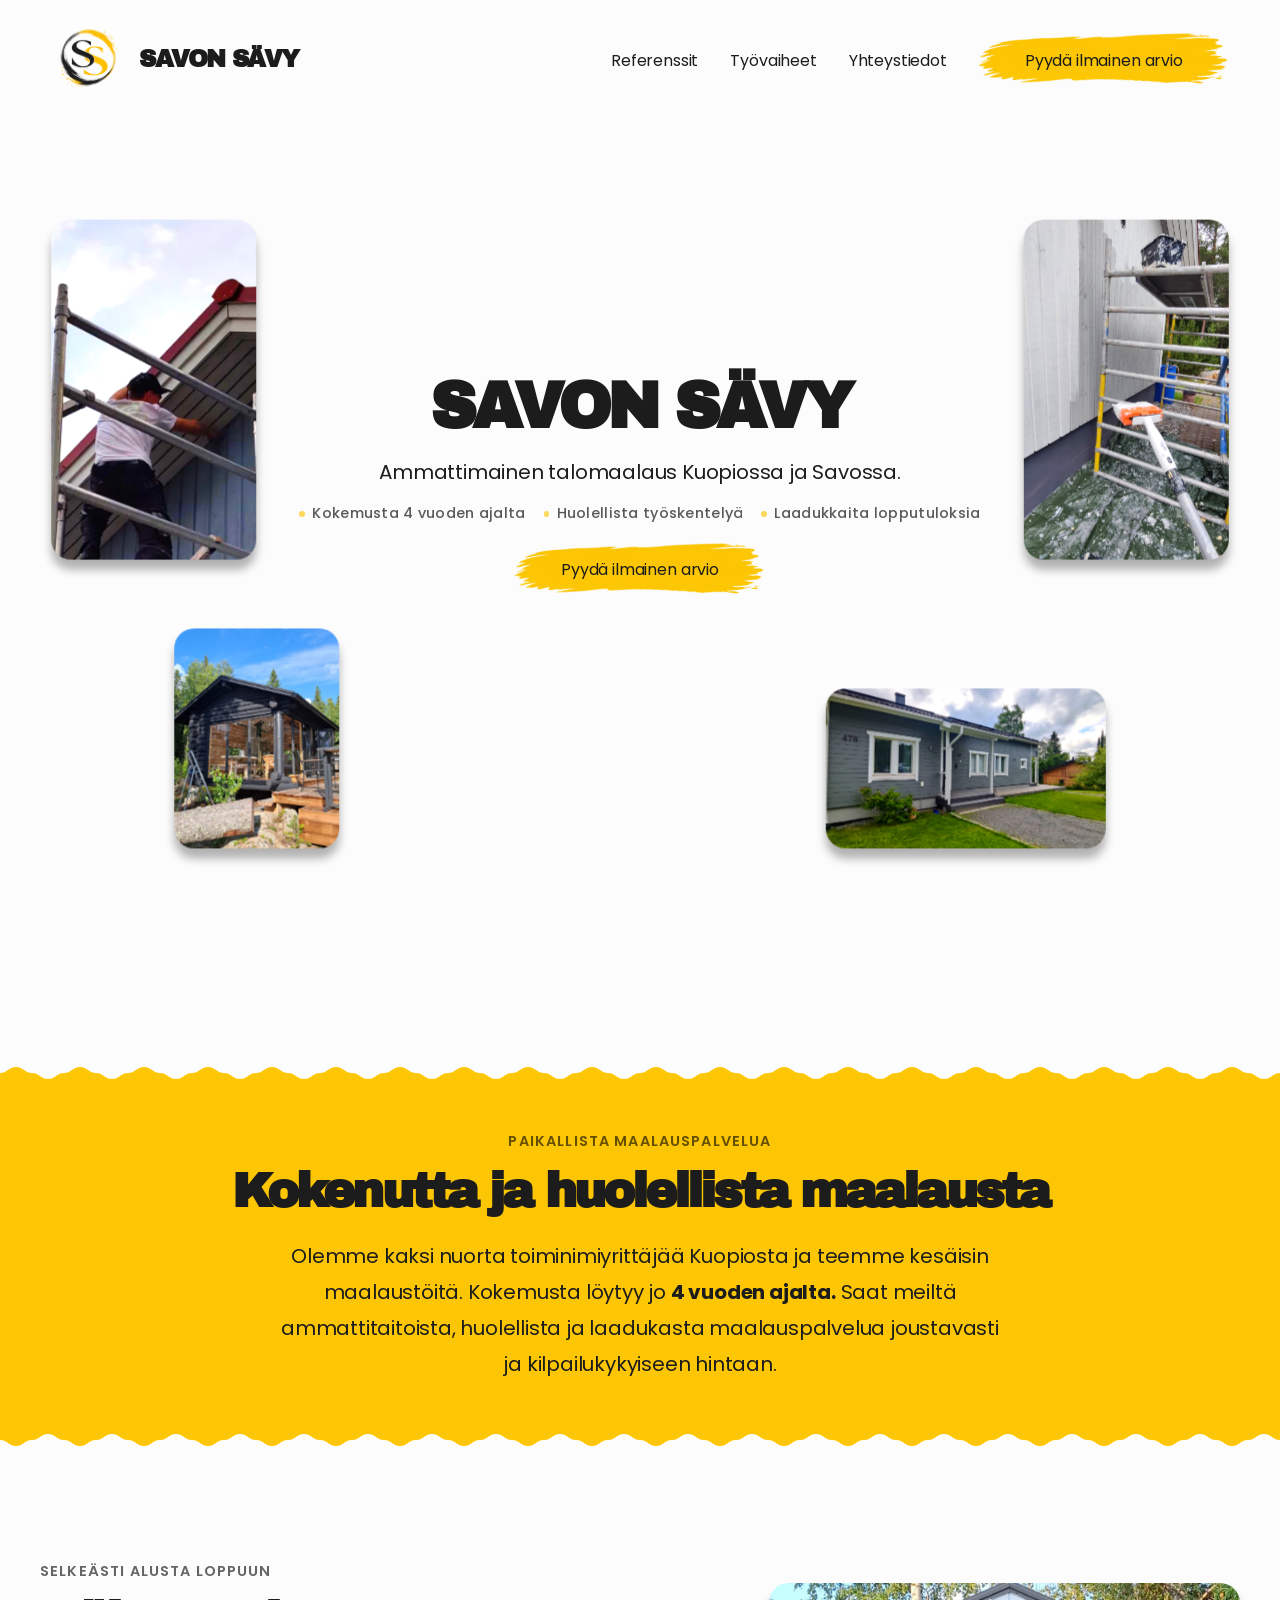
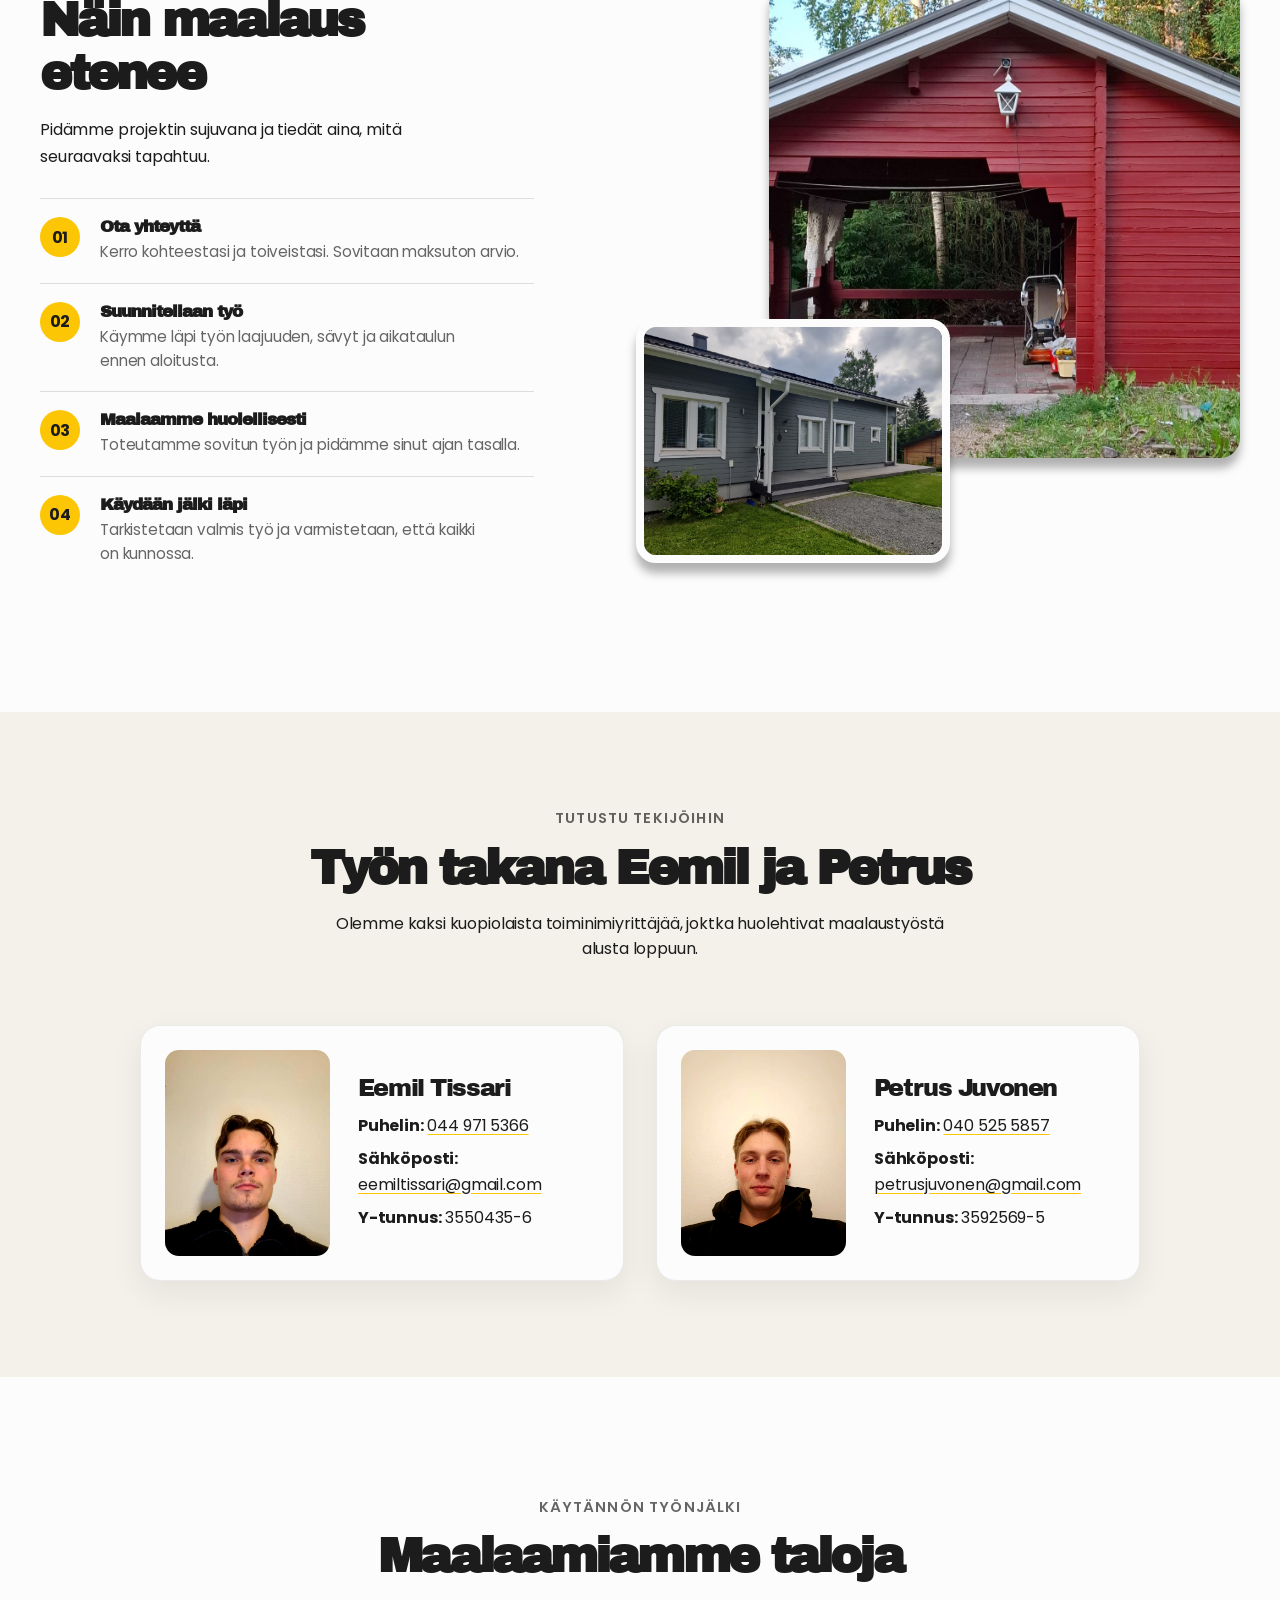
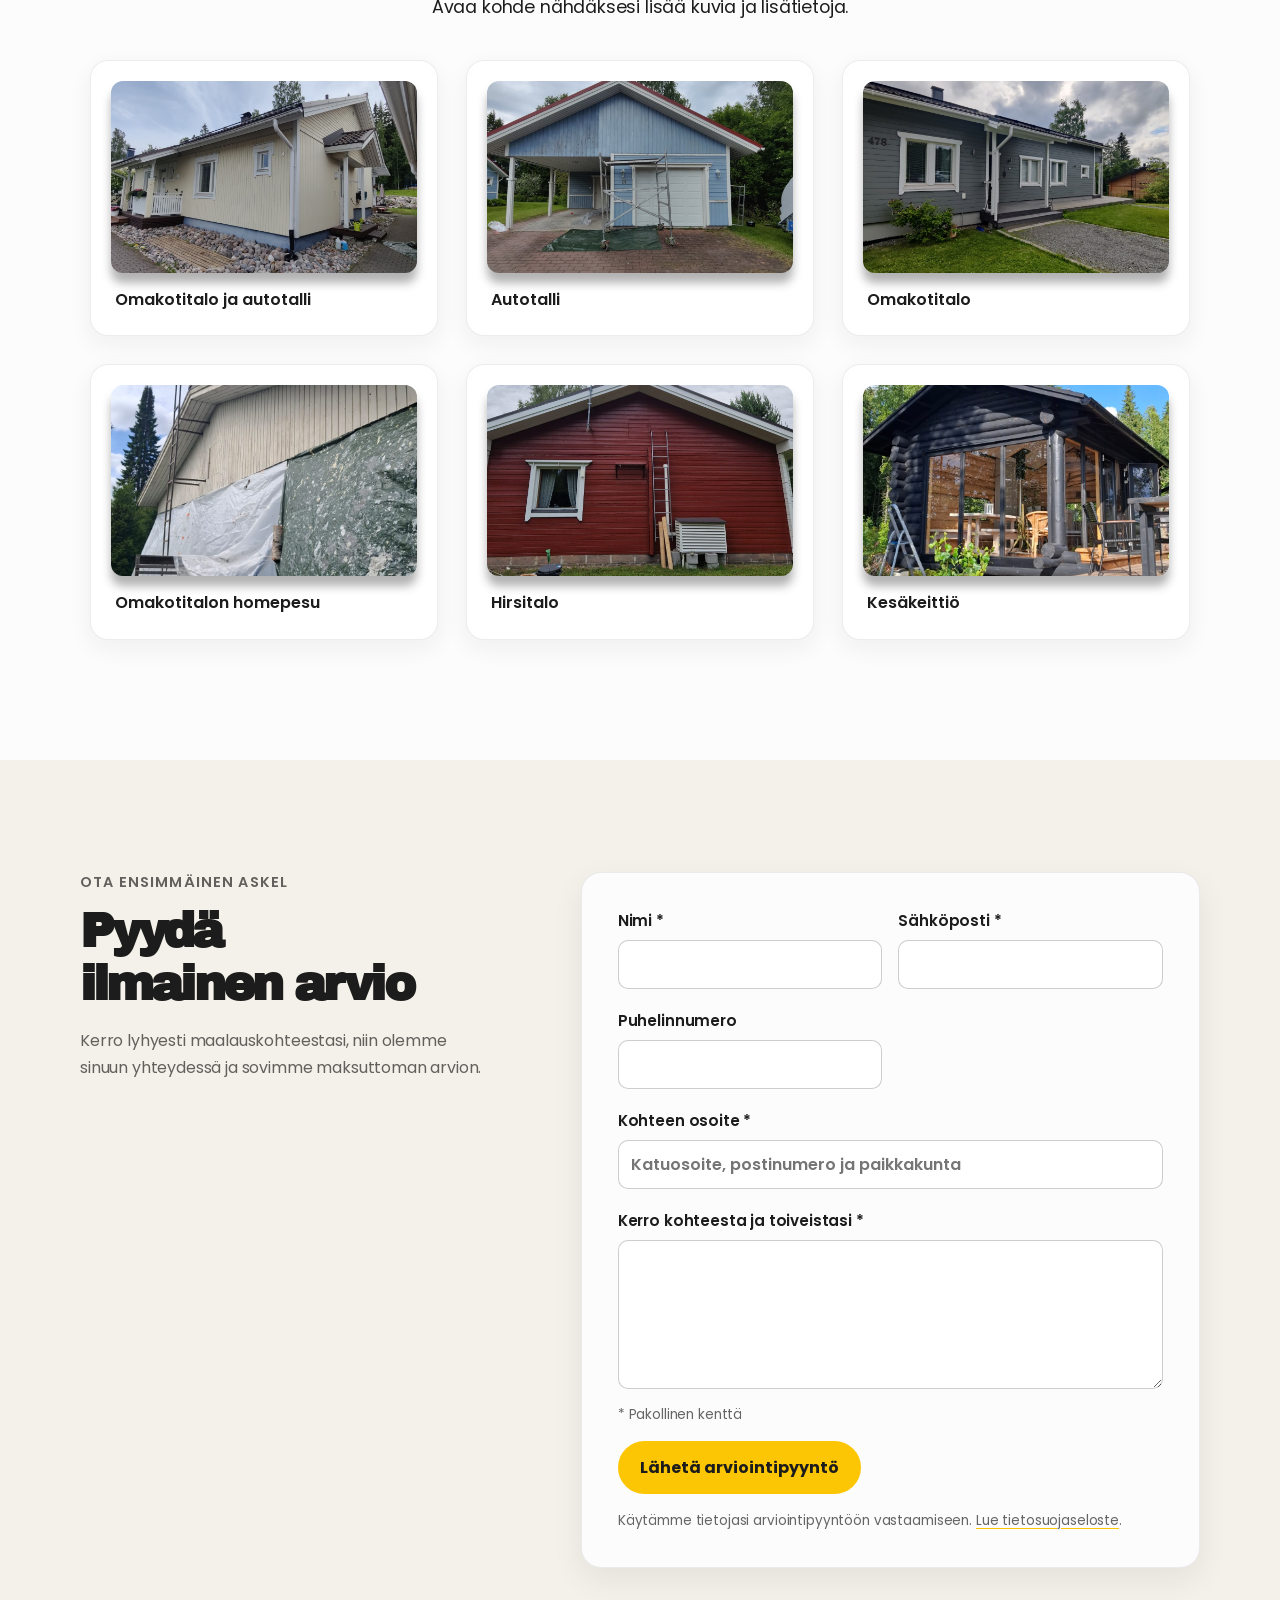
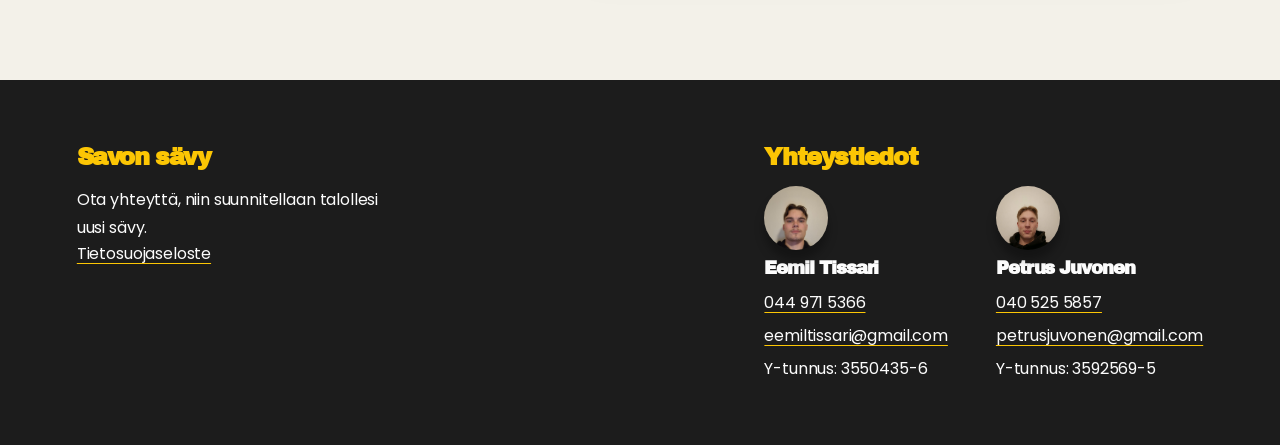
<file: index.html>
<!DOCTYPE html>
<html lang="fi">
<head>
    <meta charset="UTF-8">
    <meta name="viewport" content="width=device-width, initial-scale=1.0">
    <title>Talonmaalaus Kuopiossa ja Savossa - Savon sävy</title>
    <meta name="description" content="Huolellista talonmaalausta Kuopiossa ja Savossa. Tutustu Savon sävyn työnäytteisiin ja pyydä maksuton arvio maalaustyöstä.">
    <script type="application/ld+json">
    {
      "@context": "https://schema.org",
      "@type": "HousePainter",
      "name": "Savon sävy",
      "url": "https://xn--savonsvy-5za.fi",
      "description": "Ammattimaista talomaalausta Kuopiossa ja Savon alueella 4 vuoden kokemuksella.",
      "areaServed": [
        {
          "@type": "City",
          "name": "Kuopio"
        },
        {
          "@type": "AdministrativeArea",
          "name": "Pohjois-Savo"
        }
      ],
      "founder": [
        {
          "@type": "Person",
          "name": "Eemil Tissari",
          "telephone": "+358449715366",
          "email": "eemiltissari@gmail.com"
        },
        {
          "@type": "Person",
          "name": "Petrus Juvonen",
          "telephone": "+358405255857",
          "email": "petrusjuvonen@gmail.com"
        }
      ]
    }
    </script>
    <link rel="icon" type="image/png" sizes="192x192" href="/android-chrome-192x192.png">
    <link rel="apple-touch-icon" sizes="180x180" href="/apple-touch-icon.png">
    <link rel="manifest" href="/site.webmanifest">

    <link rel="canonical" href="https://savonsävy.fi/">

    <link rel="preconnect" href="https://fonts.googleapis.com">
    <link rel="preconnect" href="https://fonts.gstatic.com" crossorigin>
    <link href="https://fonts.googleapis.com/css2?family=Archivo+Black&family=Poppins:wght@200;400;600;700&display=swap" rel="stylesheet">

    <link rel="stylesheet" href="./basics.css?v=2">
    <link rel="stylesheet" href="./etusivu.css">
    <link rel="preload" as="image" href="./Kuvat/WhatsApp Image 2026-10-31 at 20.26.2424.jpeg" fetchpriority="high">
</head>
<body>

    <nav>
        <div class="logo">
            <img src="./Kuvat/Musta-keltainen sivellinrengaslogo.png" alt="Savon sävy" width="76" height="73">
            <h1>Savon sävy</h1>
        </div>
        <button class="menuToggle" type="button" aria-label="Avaa valikko" aria-expanded="false" aria-controls="paavalikko">
            <span></span>
            <span></span>
            <span></span>
        </button>
        <div class="links" id="paavalikko">
            <div class="navlink">
                <a href="./referenssit.html">Referenssit</a>
            </div>
            <div class="navlink">
                <a href="#tyovaiheet">Työvaiheet</a>
            </div>
            <div class="navlink">
                <a href="#yhteystiedot">Yhteystiedot</a>
            </div>
            <a class="button navButton" href="#arviopyynto">
                <img class="brushStroke" src="./Kuvat/Kultainen siveltimen veto läpinäkyvällä taustalla-Photoroom.png" alt="">
                <p>Pyydä ilmainen arvio</p>
            </a>
        </div>
    </nav>

    <main>
        <h1>Savon sävy</h1>
        <p>Ammattimainen talomaalaus Kuopiossa ja Savossa.
        </p>
        <ul class="heroLista" aria-label="Savon sävyn vahvuudet">
            <li>Kokemusta 4 vuoden ajalta</li>
            <li>Huolellista työskentelyä</li>
            <li>Laadukkaita lopputuloksia</li>
        </ul>
        <a class="button" href="#arviopyynto">
            <img class="brushStroke" src="./Kuvat/Kultainen siveltimen veto läpinäkyvällä taustalla-Photoroom.png" alt="">
            <p>Pyydä ilmainen arvio</p>
        </a>
        
        <div class="kuvat">
            <img class="kuva1 kuva" src="./Kuvat/uusi-maalaus-kuva.jpeg" alt="Eemil tissari maalaamassa seinää" loading="lazy" decoding="async">
            <img class="kuva2 kuva" src="./Kuvat/WhatsApp Image 2026-10-31 at 20.26.2950.jpeg" alt="Mustaksi maalattu kesämökki hienoissa maisemissa" loading="lazy" decoding="async">
            <img class="kuva4 kuva" src="./Kuvat/WhatsApp Image 2026-10-31 at 20.22.1012.jpeg" alt="Siististi harmaaksi maalattu talo" loading="lazy" decoding="async">
            <img class="kuva3 kuva" src="./Kuvat/WhatsApp Image 2026-10-31 at 20.22.1115.jpeg" alt="Maalaustyötä, pensseli, puoliksi maalattu seinä ja teline" loading="lazy" decoding="async">
        </div>
    </main>

    <div class="about">
        <p class="osioTunniste">Paikallista maalauspalvelua</p>
        <h1>Kokenutta ja huolellista maalausta</h1>
        <p>Olemme kaksi nuorta toiminimiyrittäjää Kuopiosta ja teemme
            kesäisin maalaustöitä. Kokemusta löytyy jo <span style="font-weight: bold;">4 vuoden ajalta.</span>
            Saat meiltä ammattitaitoista, huolellista ja laadukasta maalauspalvelua 
            joustavasti ja kilpailukykyiseen hintaan.
        </p>
    </div>

    <section class="tyoprosessi" id="tyovaiheet">
        <div class="tyoprosessiSisalto">
            <div class="tyoprosessiTeksti">
                <p class="osioTunniste">Selkeästi alusta loppuun</p>
                <h1>Näin maalaus etenee</h1>
                <p class="tyoprosessiJohdanto">Pidämme projektin sujuvana ja tiedät aina, mitä seuraavaksi tapahtuu.</p>
                <ol class="tyovaiheetLista">
                    <li>
                        <span class="tyovaiheNumero">01</span>
                        <div>
                            <h2>Ota yhteyttä</h2>
                            <p>Kerro kohteestasi ja toiveistasi. Sovitaan maksuton arvio.</p>
                        </div>
                    </li>
                    <li>
                        <span class="tyovaiheNumero">02</span>
                        <div>
                            <h2>Suunnitellaan työ</h2>
                            <p>Käymme läpi työn laajuuden, sävyt ja aikataulun ennen aloitusta.</p>
                        </div>
                    </li>
                    <li>
                        <span class="tyovaiheNumero">03</span>
                        <div>
                            <h2>Maalaamme huolellisesti</h2>
                            <p>Toteutamme sovitun työn ja pidämme sinut ajan tasalla.</p>
                        </div>
                    </li>
                    <li>
                        <span class="tyovaiheNumero">04</span>
                        <div>
                            <h2>Käydään jälki läpi</h2>
                            <p>Tarkistetaan valmis työ ja varmistetaan, että kaikki on kunnossa.</p>
                        </div>
                    </li>
                </ol>
            </div>
            <div class="tyoprosessiKuvat" aria-label="Maalaustyön kuvia">
                <img class="tyoprosessiPaa" src="./Kuvat/WhatsApp Image 2026-10-31 at 20.26.2424.jpeg" alt="Siisti punaiseksi maalattu autotalli" loading="lazy" decoding="async">
                <img class="tyoprosessiSivu" src="./Kuvat/WhatsApp Image 2026-10-31 at 20.22.1012.jpeg" alt="Harmaaksi maalattu talo" loading="lazy" decoding="async">
            </div>
        </div>
    </section>

    <div class="tiimi">
        <div class="tiimiCont">
            <p class="osioTunniste">Tutustu tekijöihin</p>
            <h1>Työn takana Eemil ja Petrus</h1>
            <p>Olemme kaksi kuopiolaista toiminimiyrittäjää, joktka huolehtivat maalaustyöstä alusta loppuun.</p>
            <div class="kortit">
                <div class="kortti">
                    <img class="kuva" src="./Kuvat/Eemil-naamakuva.jpeg" alt="Naamakuva Eemil Tissarista" loading="lazy" decoding="async">
                    <div class="teksti">
                        <h2>Eemil Tissari</h2>
                        <p><span>Puhelin:</span> <a href="tel:+358449715366">044 971 5366</a></p>
                        <p><span>Sähköposti:</span> <a href="mailto:eemiltissari@gmail.com">eemiltissari@gmail.com</a></p>
                        <p><span>Y-tunnus:</span> 3550435-6</p>
                    </div>
                </div>
                <div class="kortti">
                    <img class="kuva" src="./Kuvat/Uusi-pietsu-naamakuva.jpeg" alt="Naamakuva Pietari Heikkilästä" loading="lazy" decoding="async">
                    <div class="teksti">
                        <h2>Petrus Juvonen</h2>
                        <p><span>Puhelin:</span> <a href="tel:+358405255857">040 525 5857</a></p>
                        <p><span>Sähköposti:</span> <a href="mailto:petrusjuvonen@gmail.com">petrusjuvonen@gmail.com</a></p>
                        <p><span>Y-tunnus:</span> 3592569-5</p>
                    </div>
                </div>
            </div>
        </div>
    </div>

    <div class="referenssit" id="referenssit">
        <p class="osioTunniste">Käytännön työnjälki</p>
        <h1>Maalaamiamme taloja</h1>
        <p>Avaa kohde nähdäksesi lisää kuvia ja lisätietoja.</p>
        <div class="referenssitCont" id="referenssiLista"></div>
    </div>

    <dialog class="referenssiDialog" id="referenssiTiedot" aria-labelledby="referenssiOtsikko">
        <div class="referenssiSisalto">
            <div class="referenssiSlider">
                <button class="sliderNuoli sliderEdellinen" id="edellinenKuva" type="button" aria-label="Edellinen kuva">&#10094;</button>
                <img class="referenssiIsoKuva" id="referenssiKuva" alt="Kuva maalatusta talosta" decoding="async">
                <button class="sliderNuoli sliderSeuraava" id="seuraavaKuva" type="button" aria-label="Seuraava kuva">&#10095;</button>
                <span class="sliderLaskuri" id="kuvaLaskuri" aria-live="polite"></span>
            </div>
            <div class="referenssiTeksti">
                <h2 id="referenssiOtsikko"></h2>
                <p id="referenssiKuvaus"></p>
                <button class="referenssiTakaisin" id="suljeReferenssi" type="button">Takaisin kuviin</button>
            </div>
        </div>
    </dialog>

    <section class="arviopyynto" id="arviopyynto" aria-labelledby="arviopyyntoOtsikko">
        <div class="arviopyyntoSisalto">
            <div class="arviopyyntoEsittely">
                <p class="osioTunniste">Ota ensimmäinen askel</p>
                <h1 id="arviopyyntoOtsikko">Pyydä ilmainen arvio</h1>
                <p>Kerro lyhyesti maalauskohteestasi, niin olemme sinuun yhteydessä ja sovimme maksuttoman arvion.</p>
            </div>
            <form class="arvioLomake" action="https://formspree.io/f/xkjrnrkb" method="POST">
                <input type="hidden" name="_subject" value="Uusi arviointipyyntö - Savon sävy">
                <input class="arvioHoneypot" type="text" name="_gotcha" tabindex="-1" autocomplete="off" aria-hidden="true">
                <div class="arvioKentat">
                    <label class="arvioKentta">
                        Nimi *
                        <input type="text" name="Nimi" autocomplete="name" required>
                    </label>
                    <label class="arvioKentta">
                        Sähköposti *
                        <input type="email" name="Email" autocomplete="email" required>
                    </label>
                    <label class="arvioKentta">
                        Puhelinnumero
                        <input type="tel" name="puhelinnumero" autocomplete="tel">
                    </label>
                    <label class="arvioKentta arvioKenttaLevea">
                        Kohteen osoite *
                        <input type="text" name="Osoite" autocomplete="street-address" placeholder="Katuosoite, postinumero ja paikkakunta" required>
                    </label>
                    <label class="arvioKentta arvioKenttaLevea">
                        Kerro kohteesta ja toiveistasi *
                        <textarea name="Viesti" rows="5" required></textarea>
                    </label>
                </div>
                <p class="arvioPakolliset">* Pakollinen kenttä</p>
                <button class="arvioLaheta" type="submit">Lähetä arviointipyyntö</button>
                <p class="arvioLomakeIlmoitus" role="status" aria-live="polite" aria-atomic="true"></p>
                <p class="arvioTietosuoja">Käytämme tietojasi arviointipyyntöön vastaamiseen. <a href="./tietosuoja.html">Lue tietosuojaseloste</a>.</p>
            </form>
        </div>
    </section>

    <footer class="footer" id="yhteystiedot">
        <div class="footerSisalto">
            <div class="footerEsittely">
                <h2>Savon sävy</h2>
                <p>Ota yhteyttä, niin suunnitellaan talollesi uusi sävy.</p>
                <a href="./tietosuoja.html">Tietosuojaseloste</a>
            </div>
            <div class="footerYhteystiedot">
                <h2>Yhteystiedot</h2>
                <div class="footerHenkilot">
                    <address>
                        <img class="footerKuva" src="./Kuvat/Eemil-naamakuva.jpeg" alt="" loading="lazy" decoding="async">
                        <h3>Eemil Tissari</h3>
                        <a href="tel:+358449715366">044 971 5366</a>
                        <a href="mailto:eemiltissari@gmail.com">eemiltissari@gmail.com</a>
                        <p>Y-tunnus: 3550435-6</p>
                    </address>
                    <address>
                        <img class="footerKuva" src="./Kuvat/Uusi-pietsu-naamakuva.jpeg" alt="" loading="lazy" decoding="async">
                        <h3>Petrus Juvonen</h3>
                        <a href="tel:+358405255857">040 525 5857</a>
                        <a href="mailto:petrusjuvonen@gmail.com">petrusjuvonen@gmail.com</a>
                        <p>Y-tunnus: 3592569-5</p>
                    </address>
                </div>
            </div>
        </div>
    </footer>

    <script src="./etusivu.js" defer></script>
</body>
</html>
</file>
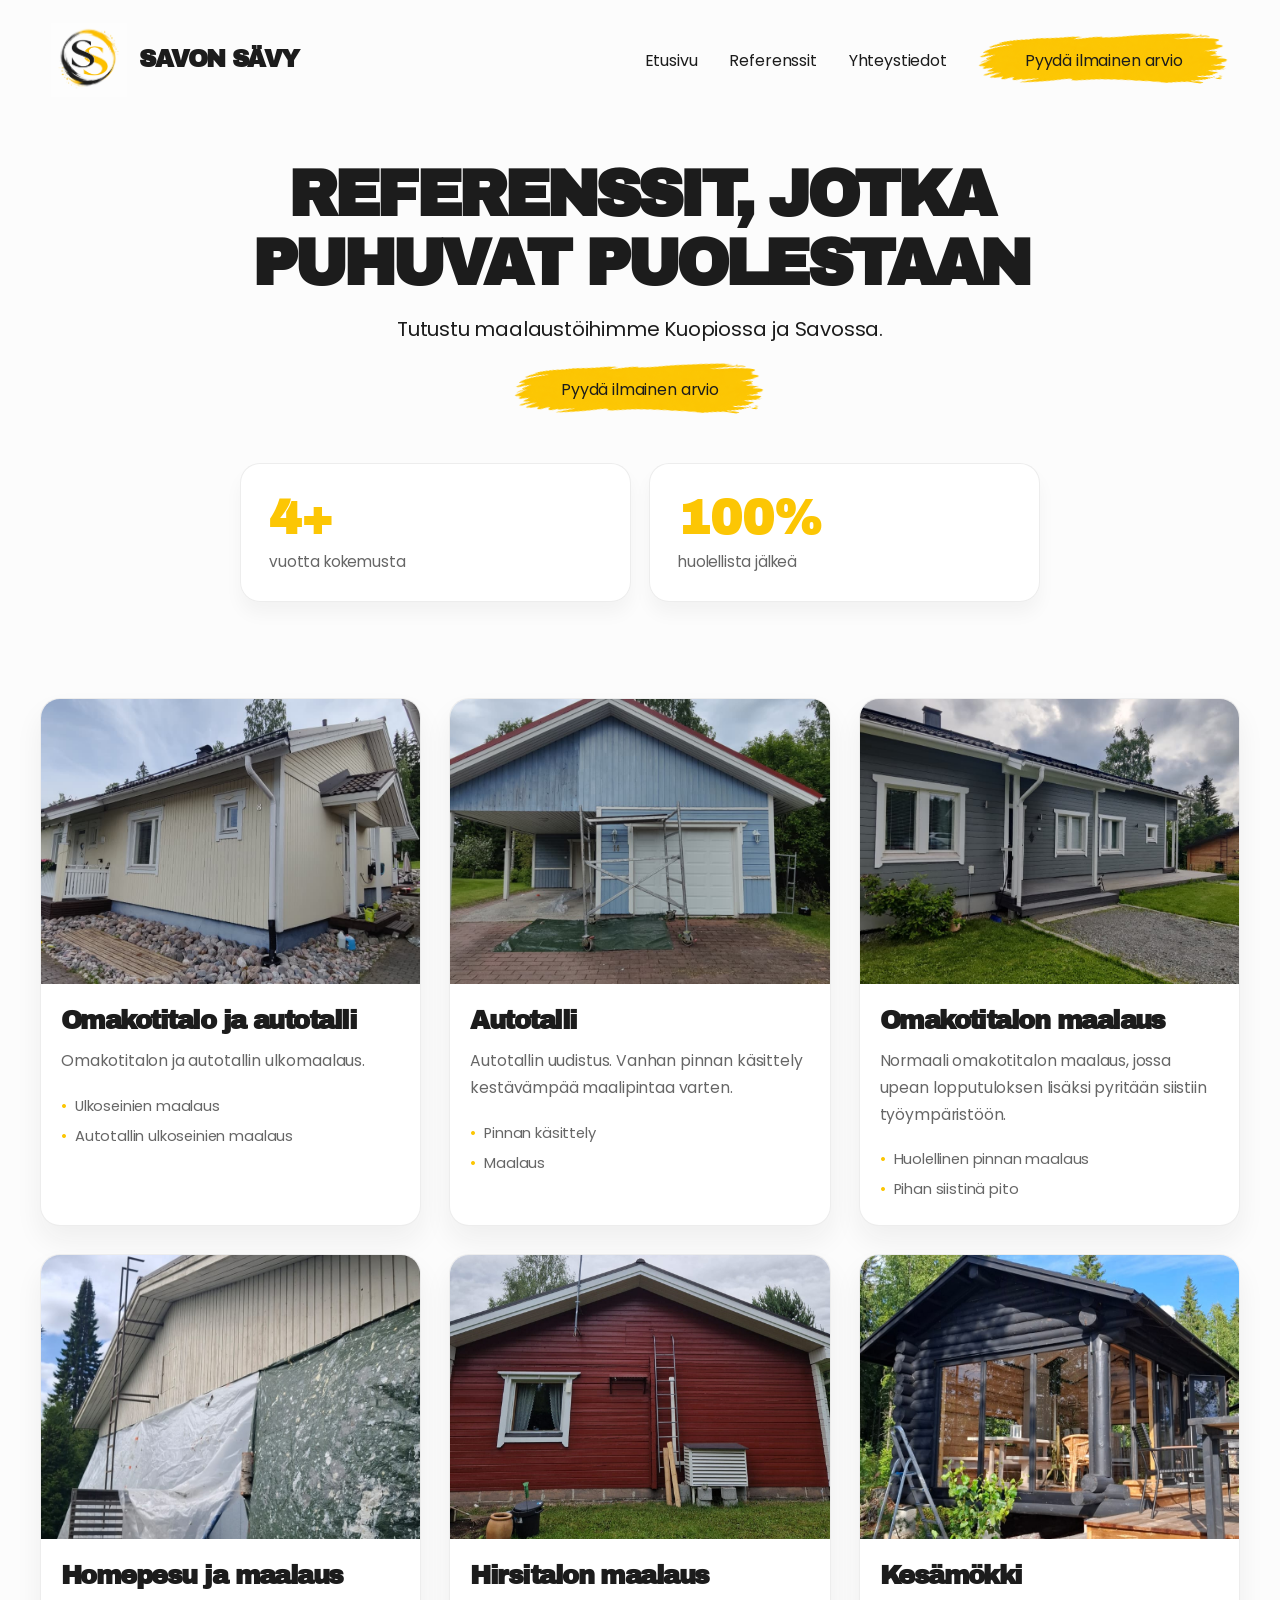
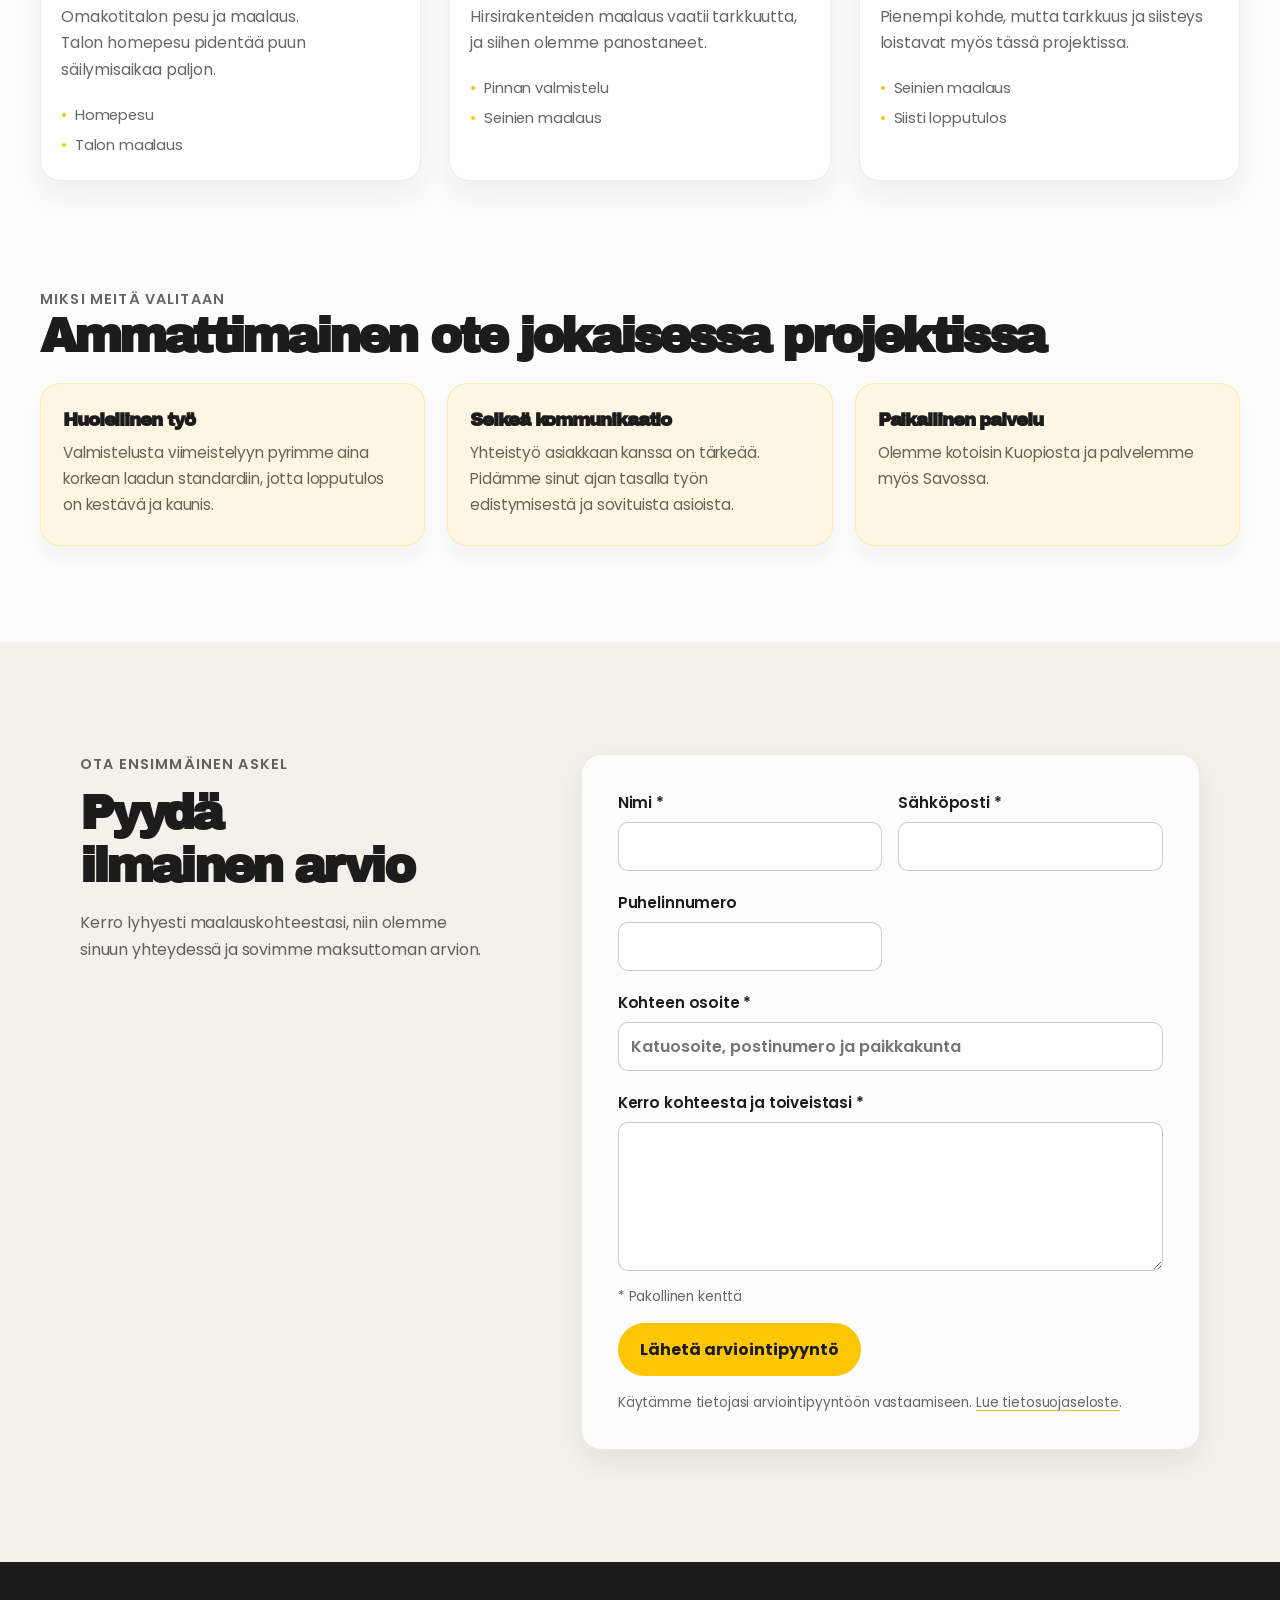
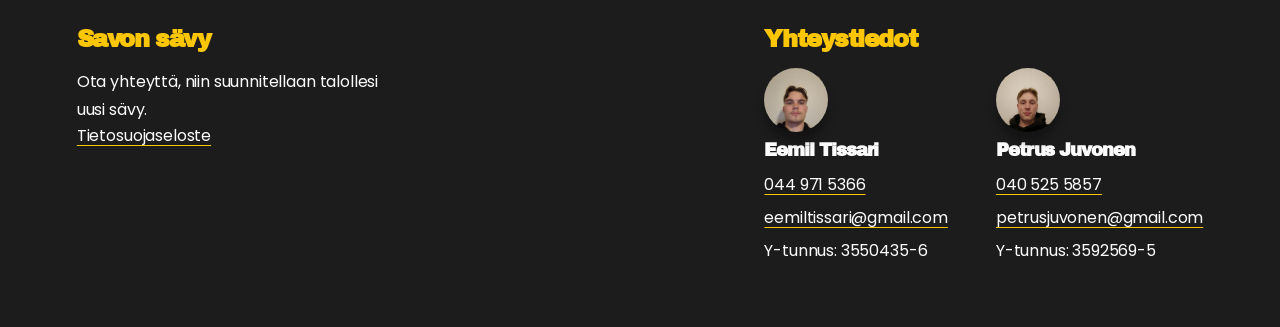
<file: referenssit.html>
<!DOCTYPE html>
<html lang="fi">
<head>
    <meta charset="UTF-8">
    <meta name="viewport" content="width=device-width, initial-scale=1.0">
    <title>Referenssit | Savon sävy</title>
    <meta name="description" content="Tutustu Savon sävyn maalausreferensseihin ja pyydä ilmainen arviointipyyntö.">

    <link rel="icon" href="./favicon.ico" sizes="any">
    <link rel="icon" type="image/png" sizes="32x32" href="./favicon-32x32.png">
    <link rel="icon" type="image/png" sizes="16x16" href="./favicon-16x16.png">
    <link rel="apple-touch-icon" sizes="180x180" href="./apple-touch-icon.png">
    <link rel="manifest" href="./site.webmanifest">

    <link rel="preconnect" href="https://fonts.googleapis.com">
    <link rel="preconnect" href="https://fonts.gstatic.com" crossorigin>
    <link href="https://fonts.googleapis.com/css2?family=Archivo+Black&family=Poppins:wght@200;400;600;700&display=swap" rel="stylesheet">

    <link rel="stylesheet" href="./basics.css?v=2">
    <link rel="stylesheet" href="./etusivu.css">
    <link rel="stylesheet" href="./referenssit.css">
</head>
<body>
    <nav>
        <div class="logo">
            <img src="./Kuvat/Musta-keltainen sivellinrengaslogo.png" alt="Savon sävy" width="76" height="73">
            <h1>Savon sävy</h1>
        </div>
        <button class="menuToggle" type="button" aria-label="Avaa valikko" aria-expanded="false" aria-controls="paavalikko">
            <span></span>
            <span></span>
            <span></span>
        </button>
        <div class="links" id="paavalikko">
            <div class="navlink">
                <a href="./index.html">Etusivu</a>
            </div>
            <div class="navlink">
                <a href="./referenssit.html">Referenssit</a>
            </div>
            <div class="navlink">
                <a href="#yhteystiedot">Yhteystiedot</a>
            </div>
            <a class="button navButton" href="#arviopyynto">
                <img class="brushStroke" src="./Kuvat/Kultainen siveltimen veto läpinäkyvällä taustalla-Photoroom.png" alt="">
                <p>Pyydä ilmainen arvio</p>
            </a>
        </div>
    </nav>

    <main class="referenssi-page">
        <section class="referenssi-hero">
            <h1>Referenssit, jotka puhuvat puolestaan</h1>
            <p>Tutustu maalaustöihimme Kuopiossa ja Savossa.</p>
            <div class="hero-cta">
                <a class="button" href="#arviopyynto">
                    <img class="brushStroke" src="./Kuvat/Kultainen siveltimen veto läpinäkyvällä taustalla-Photoroom.png" alt="">
                    <p>Pyydä ilmainen arvio</p>
                </a>
            </div>
        </section>

        <div class="referenssi-stats" aria-label="Työn laatuindikaattorit">
            <div class="stat-card">
                <strong>4+</strong>
                <span>vuotta kokemusta</span>
            </div>
            <div class="stat-card">
                <strong>100%</strong>
                <span>huolellista jälkeä</span>
            </div>
        </div>

        <section class="referenssi-kortit" aria-label="Referenssikohteet">
            <article class="reference-card">
                <img src="./Kuvat/WhatsApp Image 2026-10-31 at 20.21.334.jpeg" alt="Maalattu omakotitalo ja autotalli" loading="lazy" decoding="async">
                <div class="reference-card-body">
                    <h2>Omakotitalo ja autotalli</h2>
                    <p>Omakotitalon ja autotallin ulkomaalaus.</p>
                    <ul>
                        <li>Ulkoseinien maalaus</li>
                        <li>Autotallin ulkoseinien maalaus</li>
                    </ul>
                </div>
            </article>

            <article class="reference-card">
                <img src="./Kuvat/WhatsApp Image 2026-10-31 at 20.22.09.jpeg" alt="Autotallin maalaus" loading="lazy" decoding="async">
                <div class="reference-card-body">
                    <h2>Autotalli</h2>
                    <p>Autotallin uudistus. Vanhan pinnan käsittely kestävämpää maalipintaa varten.</p>
                    <ul>
                        <li>Pinnan käsittely</li>
                        <li>Maalaus</li>
                    </ul>
                </div>
            </article>

            <article class="reference-card">
                <img src="./Kuvat/WhatsApp Image 2026-10-31 at 20.22.1012.jpeg" alt="Päätyseinän maalattu omakotitalo" loading="lazy" decoding="async">
                <div class="reference-card-body">
                    <h2>Omakotitalon maalaus</h2>
                    <p>Normaali omakotitalon maalaus, jossa upean lopputuloksen lisäksi pyritään siistiin työympäristöön.</p>
                    <ul>
                        <li>Huolellinen pinnan maalaus</li>
                        <li>Pihan siistinä pito</li>
                    </ul>
                </div>
            </article>

            <article class="reference-card">
                <img src="./Kuvat/WhatsApp Image 2026-10-31 at 20.26.2842.jpeg" alt="Omakotitalon homepesu" loading="lazy" decoding="async">
                <div class="reference-card-body">
                    <h2>Homepesu ja maalaus</h2>
                    <p>Omakotitalon pesu ja maalaus. Talon homepesu pidentää puun säilymisaikaa paljon.</p>
                    <ul>
                        <li>Homepesu</li>
                        <li>Talon maalaus</li>
                    </ul>
                </div>
            </article>

            <article class="reference-card">
                <img src="./Kuvat/WhatsApp Image 2026-10-31 at 20.26.2734.jpeg" alt="Hirsitalon maalaus" loading="lazy" decoding="async">
                <div class="reference-card-body">
                    <h2>Hirsitalon maalaus</h2>
                    <p>Hirsirakenteiden maalaus vaatii tarkkuutta, ja siihen olemme panostaneet.</p>
                    <ul>
                        <li>Pinnan valmistelu</li>
                        <li>Seinien maalaus</li>
                    </ul>
                </div>
            </article>

            <article class="reference-card">
                <img src="./Kuvat/WhatsApp Image 2026-10-31 at 20.26.2950.jpeg" alt="Kesäkeittiön maalaustyö" loading="lazy" decoding="async">
                <div class="reference-card-body">
                    <h2>Kesämökki</h2>
                    <p>Pienempi kohde, mutta tarkkuus ja siisteys loistavat myös tässä projektissa.</p>
                    <ul>
                        <li>Seinien maalaus</li>
                        <li>Siisti lopputulos</li>
                    </ul>
                </div>
            </article>
        </section>

        <section class="referenssi-tekstit" aria-labelledby="referenssi-tekstit-otsikko">
            <div class="section-heading">
                <p class="osioTunniste">Miksi meitä valitaan</p>
                <h2 id="referenssi-tekstit-otsikko">Ammattimainen ote jokaisessa projektissa</h2>
            </div>
            <div class="feature-grid">
                <article class="feature-item">
                    <h3>Huolellinen työ</h3>
                    <p>Valmistelusta viimeistelyyn pyrimme aina korkean laadun standardiin, jotta lopputulos on kestävä ja kaunis.</p>
                </article>
                <article class="feature-item">
                    <h3>Selkeä kommunikaatio</h3>
                    <p>Yhteistyö asiakkaan kanssa on tärkeää. Pidämme sinut ajan tasalla työn edistymisestä ja sovituista asioista.</p>
                </article>
                <article class="feature-item">
                    <h3>Paikallinen palvelu</h3>
                    <p>Olemme kotoisin Kuopiosta ja palvelemme myös Savossa.</p>
                </article>
            </div>
        </section>
    </main>

    <section class="arviopyynto" id="arviopyynto" aria-labelledby="arviopyyntoOtsikko">
        <div class="arviopyyntoSisalto">
            <div class="arviopyyntoEsittely">
                <p class="osioTunniste">Ota ensimmäinen askel</p>
                <h1 id="arviopyyntoOtsikko">Pyydä ilmainen arvio</h1>
                <p>Kerro lyhyesti maalauskohteestasi, niin olemme sinuun yhteydessä ja sovimme maksuttoman arvion.</p>
            </div>
            <form class="arvioLomake" action="https://formspree.io/f/xkjrnrkb" method="POST">
                <input type="hidden" name="_subject" value="Uusi arviointipyyntö - Savon sävy">
                <input class="arvioHoneypot" type="text" name="_gotcha" tabindex="-1" autocomplete="off" aria-hidden="true">
                <div class="arvioKentat">
                    <label class="arvioKentta">
                        Nimi *
                        <input type="text" name="Nimi" autocomplete="name" required>
                    </label>
                    <label class="arvioKentta">
                        Sähköposti *
                        <input type="email" name="Email" autocomplete="email" required>
                    </label>
                    <label class="arvioKentta">
                        Puhelinnumero
                        <input type="tel" name="puhelinnumero" autocomplete="tel">
                    </label>
                    <label class="arvioKentta arvioKenttaLevea">
                        Kohteen osoite *
                        <input type="text" name="Osoite" autocomplete="street-address" placeholder="Katuosoite, postinumero ja paikkakunta" required>
                    </label>
                    <label class="arvioKentta arvioKenttaLevea">
                        Kerro kohteesta ja toiveistasi *
                        <textarea name="Viesti" rows="5" required></textarea>
                    </label>
                </div>
                <p class="arvioPakolliset">* Pakollinen kenttä</p>
                <button class="arvioLaheta" type="submit">Lähetä arviointipyyntö</button>
                <p class="arvioLomakeIlmoitus" role="status" aria-live="polite" aria-atomic="true"></p>
                <p class="arvioTietosuoja">Käytämme tietojasi arviointipyyntöön vastaamiseen. <a href="./tietosuoja.html">Lue tietosuojaseloste</a>.</p>
            </form>
        </div>
    </section>

    <footer class="footer" id="yhteystiedot">
        <div class="footerSisalto">
            <div class="footerEsittely">
                <h2>Savon sävy</h2>
                <p>Ota yhteyttä, niin suunnitellaan talollesi uusi sävy.</p>
                <a href="./tietosuoja.html">Tietosuojaseloste</a>
            </div>
            <div class="footerYhteystiedot">
                <h2>Yhteystiedot</h2>
                <div class="footerHenkilot">
                    <address>
                        <img class="footerKuva" src="./Kuvat/Eemil-naamakuva.jpeg" alt="" loading="lazy" decoding="async">
                        <h3>Eemil Tissari</h3>
                        <a href="tel:+358449715366">044 971 5366</a>
                        <a href="mailto:eemiltissari@gmail.com">eemiltissari@gmail.com</a>
                        <p>Y-tunnus: 3550435-6</p>
                    </address>
                    <address>
                        <img class="footerKuva" src="./Kuvat/Uusi-pietsu-naamakuva.jpeg" alt="" loading="lazy" decoding="async">
                        <h3>Petrus Juvonen</h3>
                        <a href="tel:+358405255857">040 525 5857</a>
                        <a href="mailto:petrusjuvonen@gmail.com">petrusjuvonen@gmail.com</a>
                        <p>Y-tunnus: 3592569-5</p>
                    </address>
                </div>
            </div>
        </div>
    </footer>

    <script src="./etusivu.js" defer></script>
</body>
</html>
</file>
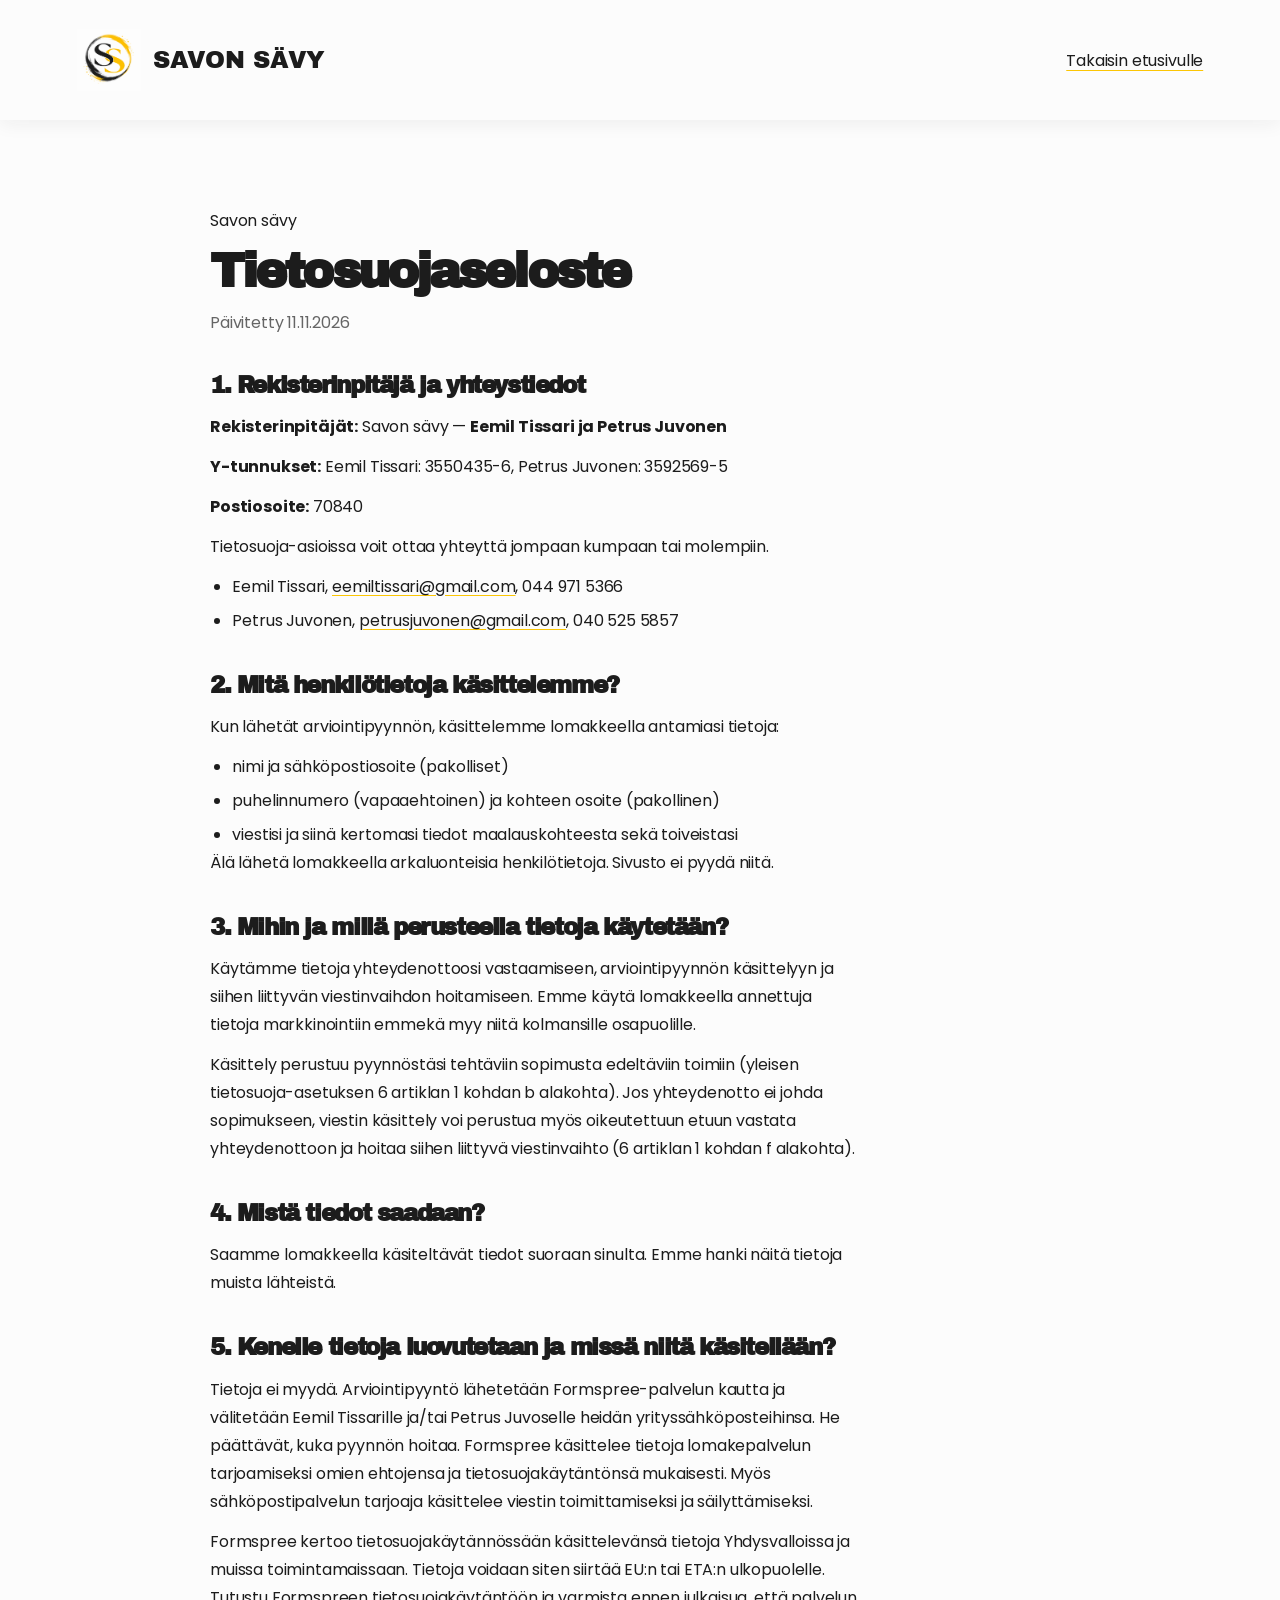
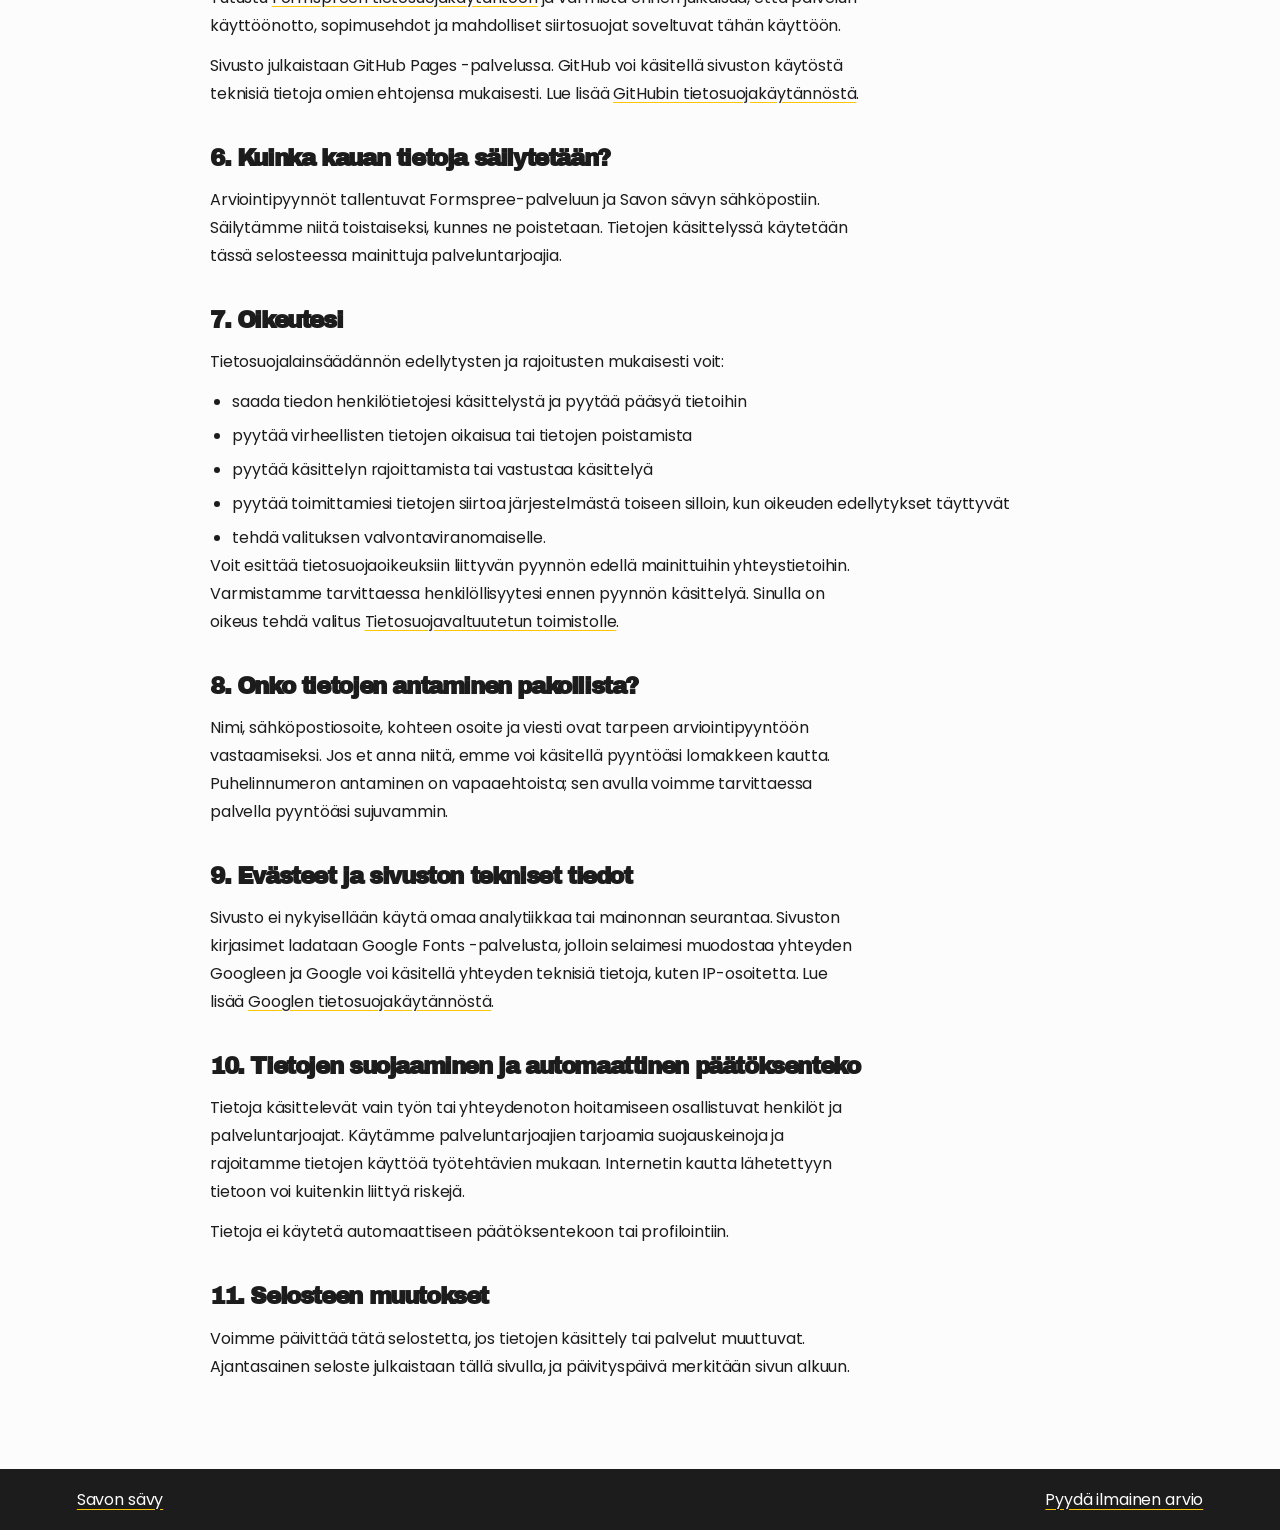
<file: tietosuoja.html>
<!DOCTYPE html>
<html lang="fi">
<head>
    <meta charset="UTF-8">
    <meta name="viewport" content="width=device-width, initial-scale=1.0">
    <title>Tietosuojaseloste | Savon sävy</title>
    <meta name="description" content="Lue, miten Savon sävy käsittelee arviointipyyntöjen henkilötietoja, kuinka kauan tietoja säilytetään ja mitä oikeuksia sinulla on.">
    <link rel="icon" href="./favicon.ico" sizes="any">
    <link rel="preconnect" href="https://fonts.googleapis.com">
    <link rel="preconnect" href="https://fonts.gstatic.com" crossorigin>
    <link href="https://fonts.googleapis.com/css2?family=Archivo+Black&family=Poppins:wght@400;600;700&display=swap" rel="stylesheet">
    <link rel="stylesheet" href="./basics.css?v=2">
    <link rel="stylesheet" href="./tietosuoja.css">
</head>
<body>
    <header class="tietosuojaYlapalkki">
        <a class="tietosuojaLogo" href="./index.html">
            <img src="./Kuvat/Musta-keltainen sivellinrengaslogo.png" alt="Savon sävy" width="64" height="62">
            <span>Savon sävy</span>
        </a>
        <a class="tietosuojaTakaisin" href="./index.html">Takaisin etusivulle</a>
    </header>

    <main class="tietosuojaSivu">
        <p class="osioTunniste">Savon sävy</p>
        <h1>Tietosuojaseloste</h1>
        <p class="tietosuojaPaivays">Päivitetty 11.11.2026</p>

        <section>
            <h2>1. Rekisterinpitäjä ja yhteystiedot</h2>
            <p><strong>Rekisterinpitäjät:</strong> Savon sävy — <strong>Eemil Tissari ja Petrus Juvonen</strong></p>
            <p><strong>Y-tunnukset:</strong> Eemil Tissari: 3550435-6, Petrus Juvonen: 3592569-5</p>
            <p><strong>Postiosoite:</strong> 70840</p>
            <p>Tietosuoja-asioissa voit ottaa yhteyttä jompaan kumpaan tai molempiin.</p>
            <ul>
                <li>Eemil Tissari, <a href="mailto:eemiltissari@gmail.com">eemiltissari@gmail.com</a>, 044 971 5366</li>
                <li>Petrus Juvonen, <a href="mailto:petrusjuvonen@gmail.com">petrusjuvonen@gmail.com</a>, 040 525 5857</li>
            </ul>
        </section>

        <section>
            <h2>2. Mitä henkilötietoja käsittelemme?</h2>
            <p>Kun lähetät arviointipyynnön, käsittelemme lomakkeella antamiasi tietoja:</p>
            <ul>
                <li>nimi ja sähköpostiosoite (pakolliset)</li>
                <li>puhelinnumero (vapaaehtoinen) ja kohteen osoite (pakollinen)</li>
                <li>viestisi ja siinä kertomasi tiedot maalauskohteesta sekä toiveistasi</li>
            </ul>
            <p>Älä lähetä lomakkeella arkaluonteisia henkilötietoja. Sivusto ei pyydä niitä.</p>
        </section>

        <section>
            <h2>3. Mihin ja millä perusteella tietoja käytetään?</h2>
            <p>Käytämme tietoja yhteydenottoosi vastaamiseen, arviointipyynnön käsittelyyn ja siihen liittyvän viestinvaihdon hoitamiseen. Emme käytä lomakkeella annettuja tietoja markkinointiin emmekä myy niitä kolmansille osapuolille.</p>
            <p>Käsittely perustuu pyynnöstäsi tehtäviin sopimusta edeltäviin toimiin (yleisen tietosuoja-asetuksen 6 artiklan 1 kohdan b alakohta). Jos yhteydenotto ei johda sopimukseen, viestin käsittely voi perustua myös oikeutettuun etuun vastata yhteydenottoon ja hoitaa siihen liittyvä viestinvaihto (6 artiklan 1 kohdan f alakohta).</p>
        </section>

        <section>
            <h2>4. Mistä tiedot saadaan?</h2>
            <p>Saamme lomakkeella käsiteltävät tiedot suoraan sinulta. Emme hanki näitä tietoja muista lähteistä.</p>
        </section>

        <section>
            <h2>5. Kenelle tietoja luovutetaan ja missä niitä käsitellään?</h2>
            <p>Tietoja ei myydä. Arviointipyyntö lähetetään Formspree-palvelun kautta ja välitetään Eemil Tissarille ja/tai Petrus Juvoselle heidän yrityssähköposteihinsa. He päättävät, kuka pyynnön hoitaa. Formspree käsittelee tietoja lomakepalvelun tarjoamiseksi omien ehtojensa ja tietosuojakäytäntönsä mukaisesti. Myös sähköpostipalvelun tarjoaja käsittelee viestin toimittamiseksi ja säilyttämiseksi.</p>
            <p>Formspree kertoo tietosuojakäytännössään käsittelevänsä tietoja Yhdysvalloissa ja muissa toimintamaissaan. Tietoja voidaan siten siirtää EU:n tai ETA:n ulkopuolelle. Tutustu <a href="https://formspree.io/legal/privacy-policy/" target="_blank" rel="noopener noreferrer">Formspreen tietosuojakäytäntöön</a> ja varmista ennen julkaisua, että palvelun käyttöönotto, sopimusehdot ja mahdolliset siirtosuojat soveltuvat tähän käyttöön.</p>
            <p>Sivusto julkaistaan GitHub Pages -palvelussa. GitHub voi käsitellä sivuston käytöstä teknisiä tietoja omien ehtojensa mukaisesti. Lue lisää <a href="https://docs.github.com/en/site-policy/privacy-policies/github-general-privacy-statement" target="_blank" rel="noopener noreferrer">GitHubin tietosuojakäytännöstä</a>.</p>
        </section>

        <section>
            <h2>6. Kuinka kauan tietoja säilytetään?</h2>
            <p>Arviointipyynnöt tallentuvat Formspree-palveluun ja Savon sävyn sähköpostiin. Säilytämme niitä toistaiseksi, kunnes ne poistetaan. Tietojen käsittelyssä käytetään tässä selosteessa mainittuja palveluntarjoajia.</p>
        </section>

        <section>
            <h2>7. Oikeutesi</h2>
            <p>Tietosuojalainsäädännön edellytysten ja rajoitusten mukaisesti voit:</p>
            <ul>
                <li>saada tiedon henkilötietojesi käsittelystä ja pyytää pääsyä tietoihin</li>
                <li>pyytää virheellisten tietojen oikaisua tai tietojen poistamista</li>
                <li>pyytää käsittelyn rajoittamista tai vastustaa käsittelyä</li>
                <li>pyytää toimittamiesi tietojen siirtoa järjestelmästä toiseen silloin, kun oikeuden edellytykset täyttyvät</li>
                <li>tehdä valituksen valvontaviranomaiselle.</li>
            </ul>
            <p>Voit esittää tietosuojaoikeuksiin liittyvän pyynnön edellä mainittuihin yhteystietoihin. Varmistamme tarvittaessa henkilöllisyytesi ennen pyynnön käsittelyä. Sinulla on oikeus tehdä valitus <a href="https://tietosuoja.fi/" target="_blank" rel="noopener noreferrer">Tietosuojavaltuutetun toimistolle</a>.</p>
        </section>

        <section>
            <h2>8. Onko tietojen antaminen pakollista?</h2>
            <p>Nimi, sähköpostiosoite, kohteen osoite ja viesti ovat tarpeen arviointipyyntöön vastaamiseksi. Jos et anna niitä, emme voi käsitellä pyyntöäsi lomakkeen kautta. Puhelinnumeron antaminen on vapaaehtoista; sen avulla voimme tarvittaessa palvella pyyntöäsi sujuvammin.</p>
        </section>

        <section>
            <h2>9. Evästeet ja sivuston tekniset tiedot</h2>
            <p>Sivusto ei nykyisellään käytä omaa analytiikkaa tai mainonnan seurantaa. Sivuston kirjasimet ladataan Google Fonts -palvelusta, jolloin selaimesi muodostaa yhteyden Googleen ja Google voi käsitellä yhteyden teknisiä tietoja, kuten IP-osoitetta. Lue lisää <a href="https://policies.google.com/privacy" target="_blank" rel="noopener noreferrer">Googlen tietosuojakäytännöstä</a>.</p>
        </section>

        <section>
            <h2>10. Tietojen suojaaminen ja automaattinen päätöksenteko</h2>
            <p>Tietoja käsittelevät vain työn tai yhteydenoton hoitamiseen osallistuvat henkilöt ja palveluntarjoajat. Käytämme palveluntarjoajien tarjoamia suojauskeinoja ja rajoitamme tietojen käyttöä työtehtävien mukaan. Internetin kautta lähetettyyn tietoon voi kuitenkin liittyä riskejä.</p>
            <p>Tietoja ei käytetä automaattiseen päätöksentekoon tai profilointiin.</p>
        </section>

        <section>
            <h2>11. Selosteen muutokset</h2>
            <p>Voimme päivittää tätä selostetta, jos tietojen käsittely tai palvelut muuttuvat. Ajantasainen seloste julkaistaan tällä sivulla, ja päivityspäivä merkitään sivun alkuun.</p>
        </section>
    </main>

    <footer class="tietosuojaAlapalkki">
        <a href="./index.html">Savon sävy</a>
        <a href="./index.html#arviopyynto">Pyydä ilmainen arvio</a>
    </footer>
</body>
</html>
</file>
<file: basics.css>
:root{
    --nav-height: 120px;
    --otsikko-koko: clamp(2.5rem, 6vw, 6rem);
    --otsikko2-koko: clamp(2rem, 5vw, 4rem);
    --väliotsikko-koko: clamp(1.75rem, 4vw, 3rem);
    --väliotsikko2-koko: clamp(1.5rem, 3.5vw, 2.5rem);
    --iso-teksti-koko: clamp(1.25rem, 2.5vw, 2.25rem);
    --teksti-koko: clamp(1.125rem, 2vw, 2rem);
    --pieni-teksti-koko: clamp(1rem, 1.75vw, 1.75rem);
    --pieni-teksti2-koko: clamp(1rem, 1.5vw, 1.5rem);

    --väri-main: #fcc604;
    /* --väri-body: #fafafa; */
    --väri-body: #fcfcfc;
    --väri-teksti: #1c1c1c;
    --väri-teksti-secondary: rgba(0, 0, 0, 0.6);
}

html{
    text-rendering: optimizeLegibility;
    -webkit-font-smoothing: antialiased;
    -moz-osx-font-smoothing: grayscale;
}
*{
    box-sizing: border-box;
    margin: 0;
    padding: 0;
}
body{
    width: 100%;
    min-height: 100vh;
    background-color: var(--väri-body);
    color: var(--väri-teksti);

    overflow-x: clip;
}

p{
    max-inline-size: 65ch;
}
p, body{
    text-wrap: pretty;
    letter-spacing: -0.01em;
    font-family: "Poppins", sans-serif;
}
h1, h2, h3, h4, h5, h6{
    text-wrap: balance;
    letter-spacing: -0.06em;
    font-family: "Archivo Black", sans-serif;
}
.brushStroke{
   rotate: 9deg;
}

.button{
    position: relative;
    display: flex;
    justify-content: center;
    align-items: center;
    width: 250px;
    cursor: pointer;
    height: 60px;
}
.button p{
    position: absolute;
    white-space: nowrap;
}
.button img{
    width: inherit;
    position: absolute;
}

.button:hover img{
    animation: brushStrokeAnimation 0.8s forwards ease;  
}
@keyframes brushStrokeAnimation {
    from{
        clip-path: inset(0 100% 0 0);
    }
    to{
        clip-path: inset(0 0 0 0);
    }
}



nav{
    display: flex;
    justify-content: space-between;
    align-items: center;
    gap: 24px;
    padding: 16px clamp(20px, 4vw, 56px);
    min-height: var(--nav-height);
    background-color: var(--väri-body);
    color: var(--väri-teksti);
    width: 100%;
    position: fixed;
    top: 0;
    left: 0;
    z-index: 9999;
    transition: box-shadow .2s ease;

}
nav.is-scrolled{
    box-shadow: 0 4px 18px rgba(28, 28, 28, .06);
}
nav .logo{
    display: flex;
    align-items: center;
    gap: 12px;
    font-family: "Archivo Black", sans-serif;
    font-size: clamp(1.1rem, 2vw, 1.5rem);
    white-space: nowrap;
    text-transform: uppercase;

    cursor: pointer;
}
nav .logo h1{
    font-size: inherit;
    line-height: 1.15;
}
nav .logo img{
    display: block;
    width: clamp(56px, 6vw, 76px);
    height: auto;
    border-radius: 0;
    filter: none;
}
nav .links{
    display: flex;
    gap: clamp(16px, 2.5vw, 36px);
    align-items: center;
    margin-left: auto;
}
.navButton{
    color: var(--väri-teksti) !important;
}
.menuToggle{
    display: none;
}
nav a{
    text-decoration: none;
    color: var(--väri-teksti);
}
nav a:hover{
    color: var(--väri-main);
}

img, .img, .kuva{
    border-radius: 20px;
    filter: drop-shadow(0px 10px 5px rgba(0, 0, 0, .3));
}
.button img{
    filter: none;
}

@media (max-width: 900px){
    :root{
        --nav-height: 76px;
    }
    nav{
        flex-direction: row;
        justify-content: space-between;
        gap: 16px;
        padding: 10px 20px;
    }
    nav .logo{
        font-size: 1.1rem;
        line-height: 1.2;
    }
    .menuToggle{
        display: flex;
        flex-direction: column;
        justify-content: center;
        align-items: center;
        gap: 5px;
        width: 44px;
        height: 44px;
        margin-left: auto;
        border: 1px solid rgba(28, 28, 28, .2);
        border-radius: 10px;
        background: transparent;
        color: var(--väri-teksti);
        cursor: pointer;
    }
    .menuToggle span{
        display: block;
        width: 20px;
        height: 2px;
        border-radius: 2px;
        background: currentColor;
        transition: transform .2s ease, opacity .2s ease;
    }
    .menuToggle[aria-expanded="true"] span:first-child{
        transform: translateY(7px) rotate(45deg);
    }
    .menuToggle[aria-expanded="true"] span:nth-child(2){
        opacity: 0;
    }
    .menuToggle[aria-expanded="true"] span:last-child{
        transform: translateY(-7px) rotate(-45deg);
    }
    .menuToggle:focus-visible{
        outline: 3px solid var(--väri-main);
        outline-offset: 3px;
    }
    nav .links{
        position: absolute;
        top: 100%;
        left: 0;
        display: none;
        flex-direction: column;
        align-items: stretch;
        gap: 0;
        width: 100%;
        padding: 8px 20px 20px;
        background: var(--väri-body);
        box-shadow: 0 12px 18px rgba(0, 0, 0, .12);
        margin: 0;
    }
    nav[data-menu-open="true"] .links{
        display: flex;
    }
    nav .navlink{
        padding: 12px 0;
        border-bottom: 1px solid rgba(28, 28, 28, .12);
    }
    nav .navlink a{
        display: block;
        font-size: 1rem;
    }
    nav .navButton{
        width: min(100%, 240px);
        height: 48px;
        margin-top: 12px;
        flex: 0 0 auto;
    }
    nav .navButton img{
        width: 100%;
    }
    nav .navButton p{
        font-size: .9rem;
    }
}
</file>
<file: etusivu.css>
main{
    position: relative;
    display: flex;
    flex-direction: column;
    padding: var(--nav-height) 24px 48px;
    width: 100%;
    min-height: 100vh;
    min-height: 100svh;
    text-align: center;
    align-items: center;
    justify-content: center;
}
main h1{
    font-size: var(--otsikko2-koko);
    text-transform: uppercase;
    max-width: min(1000px, calc(100% - 2 * clamp(150px, 20vw, 300px)));
    line-height: 1.08;
    z-index: 1;
}
main > p{
    max-width: 60ch;
    margin-top: 16px;
    font-size: clamp(1rem, 1.8vw, 1.25rem);
    z-index: 1;
}
main .heroLista{
    list-style: none;
    display: flex;
    flex-wrap: wrap;
    justify-content: center;
    gap: 8px 18px;
    padding: 0;
    margin: 16px 0 0;
    z-index: 1;
}
main .heroLista li{
    position: relative;
    padding-left: 0.9em;
    font-size: .9rem;
    font-weight: 500;
    letter-spacing: .02em;
    line-height: 1.5;
    color: rgba(28, 28, 28, 0.72);
}
main .heroLista li::before{
    content: "";
    position: absolute;
    left: 0;
    top: .56em;
    width: .38em;
    height: .38em;
    border-radius: 50%;
    background: rgba(252, 198, 4, 0.65);
}
main .button{
    z-index: 1;
    margin-top: 15px;
}

.about{
    position: relative;
    isolation: isolate;
    display: flex;
    flex-direction: column;
    align-items: center;
    justify-content: center;
    width: 100%;
    text-align: center;
    padding: clamp(32px, 4vw, 56px) 24px;
    background-color: var(--väri-main);
    margin-top: 20vh;
}
.about::before,
.about::after{
    content: "";
    position: absolute;
    z-index: 1;
    left: 0;
    width: 100%;
    height: 14px;
    background-color: var(--väri-main);
    -webkit-mask-image: url("data:image/svg+xml,%3Csvg xmlns='http://www.w3.org/2000/svg' viewBox='0 0 64 14'%3E%3Cpath fill='white' d='M0 7 C8 7 8 1 16 1 S24 7 32 7 S40 13 48 13 S56 7 64 7 V14 H0 Z'/%3E%3C/svg%3E");
    -webkit-mask-repeat: repeat-x;
    -webkit-mask-size: 64px 14px;
    mask-image: url("data:image/svg+xml,%3Csvg xmlns='http://www.w3.org/2000/svg' viewBox='0 0 64 14'%3E%3Cpath fill='white' d='M0 7 C8 7 8 1 16 1 S24 7 32 7 S40 13 48 13 S56 7 64 7 V14 H0 Z'/%3E%3C/svg%3E");
    mask-repeat: repeat-x;
    mask-size: 64px 14px;
    pointer-events: none;
}
.about::before{
    top: -14px;
}
.about::after{
    bottom: -14px;
    transform: scaleY(-1);
}
.about h1{
    position: relative;
    z-index: 5;
    max-width: 900px;
    font-size: var(--väliotsikko-koko);
    line-height: 1.1;
}
.about .osioTunniste{
    position: relative;
    z-index: 5;
    margin-top: 0;
    margin-bottom: 12px;
    font-size: .9rem;
}
.about > p:not(.osioTunniste){
    position: relative;
    z-index: 5;
    max-width: 60ch;
    margin-top: 20px;
    font-size: clamp(1rem, 1.8vw, 1.25rem);
    line-height: 1.8;
}
.tyoprosessi{
    width: 100%;
    padding: clamp(72px, 10vw, 128px) 24px;
    scroll-margin-top: var(--nav-height);
}
.tyoprosessiSisalto{
    display: grid;
    grid-template-columns: minmax(0, .9fr) minmax(0, 1.1fr);
    align-items: center;
    gap: clamp(40px, 8vw, 112px);
    width: min(100%, 1200px);
    margin: 0 auto;
}
.tyoprosessiTeksti{
    min-width: 0;
}
.osioTunniste{
    color: var(--väri-teksti-secondary);
    font-size: .9rem;
    font-weight: 600;
    letter-spacing: .08em;
    line-height: 1.5;
    text-transform: uppercase;
}
.tyoprosessiTeksti > h1{
    margin-top: 12px;
    font-size: var(--väliotsikko-koko);
    line-height: 1.1;
}
.tyoprosessiJohdanto{
    margin-top: 16px;
    line-height: 1.7;
}
.tyovaiheetLista{
    display: grid;
    gap: 0;
    margin-top: 28px;
    list-style: none;
}
.tyovaiheetLista li{
    display: grid;
    grid-template-columns: 44px minmax(0, 1fr);
    gap: 16px;
    padding: 18px 0;
    border-top: 1px solid rgba(28, 28, 28, .14);
}
.tyovaiheNumero{
    display: grid;
    width: 40px;
    height: 40px;
    place-items: center;
    border-radius: 50%;
    background: var(--väri-main);
    font-weight: 700;
}
.tyovaiheetLista h2{
    margin-bottom: 4px;
    font-size: 1.05rem;
}
.tyovaiheetLista p{
    color: var(--väri-teksti-secondary);
    font-size: .95rem;
    line-height: 1.6;
}
.tyoprosessiKuvat{
    position: relative;
    min-width: 0;
    min-height: clamp(360px, 48vw, 580px);
}
.tyoprosessiKuvat img{
    position: absolute;
    display: block;
    object-fit: cover;
    object-position: center;
}
.tyoprosessiPaa{
    top: 0;
    right: 0;
    width: 78%;
    height: 82%;
}
.tyoprosessiSivu{
    bottom: 0;
    left: 0;
    width: 52%;
    height: 42%;
    border: 8px solid var(--väri-body);
}

main .kuvat{
    position: absolute;
    top: 50%;
    left: 50%;
    width: min(80vw, 1200px);
    height: min(80vh, 600px);
    transform: translate(-50%, -40%);
    pointer-events: none;
}
@media screen and (max-width:1100px) {
    main .kuvat{
        height: 520px;
    }
    main .heroLista{
        flex-direction: column;
        align-items: center;
        gap: 6px;
    }
}
main .kuvat img{
    position: absolute;
    display: block;
    min-width: 0;
    object-fit: cover;
    object-position: center;
    margin: 0;
}
main .kuva1,
main .kuva3{
    width: clamp(120px, 16vw, 220px);
    height: clamp(190px, 30vw, 340px);
}
main .kuva1{
    top: 8%;
    left: 0;
    filter: brightness(1.4) saturate(2) drop-shadow(0px 10px 5px rgba(0, 0, 0, .3));
}
main .kuva2{
    bottom: 0;
    left: 12%;
    width: clamp(110px, 14vw, 165px);
    height: clamp(125px, 18vw, 220px);
}
main .kuva3{
    top: 8%;
    right: 0;
        filter: brightness(1.1) saturate(1.2) drop-shadow(0px 10px 5px rgba(0, 0, 0, .3));

}
main .kuva4{
    right: 12%;
    bottom: 0;
    width: clamp(150px, 22vw, 280px);
    height: clamp(95px, 13vw, 160px);
        filter: brightness(1.2) saturate(1.5) drop-shadow(0px 10px 5px rgba(0, 0, 0, .3));

}


.tiimi{
    display: flex;
    justify-content: center;
    align-items: center;
    width: 100%;
    padding: clamp(48px, 8vw, 96px) clamp(16px, 5vw, 64px);
    background: #f3f1e9;
}
.tiimiCont{
    width: min(100%, 1200px);
    min-width: 0;
    padding: 0;
    display: flex;
    flex-direction: column;
    align-items: center;
    justify-content: center;
    text-align: center;
}
.tiimiCont > h1{
    max-width: 760px;
    margin-top: 12px;
    font-size: var(--väliotsikko-koko);
    line-height: 1.1;
}
.tiimiCont > p:not(.osioTunniste){
    margin-top: 16px;
}
.tiimiCont > .osioTunniste{
    margin-top: 0;
}

.kortit{
    display: grid;
    grid-template-columns: repeat(2, minmax(0, 1fr));
    gap: clamp(16px, 3vw, 32px);
    width: min(100%, 1000px);
    margin-top: clamp(32px, 5vw, 64px);
}
.kortti{
    min-width: 0;
    display: flex;
    align-items: center;
    gap: clamp(16px, 2.5vw, 28px);
    border-radius: 20px;
    padding: clamp(14px, 2vw, 24px);
    border: 1px solid rgba(28, 28, 28, .08);
    background-color: var(--väri-body);
    box-shadow: 0 12px 32px rgba(28, 28, 28, .07);
    overflow: hidden;
}
.kortti .kuva{
    filter: brightness(1.1) contrast(1.2) saturate(1.2);
    flex: 0 0 38%;
    width: 38%;
    max-height: 260px;
    aspect-ratio: 4 / 5;
    object-fit: cover;
    object-position: center;
    border-radius: 14px;
}
.kortti .teksti{
    flex: 1;
    min-width: 0;
    padding: 8px 0;
    text-align: left;
    overflow-wrap: anywhere;
}
.kortti .teksti h2{
    margin-bottom: 12px;
    font-weight: 400;
    font-size: clamp(1.15rem, 2vw, 1.5rem);
}
.kortti .teksti p{
    margin-top: 8px;
    font-size: clamp(.8rem, 1.3vw, 1rem);
    line-height: 1.6;
}
.kortti .teksti span{
    font-weight: bold;
}
.kortti .teksti a{
    color: inherit;
    text-decoration-color: var(--väri-main);
    text-underline-offset: 3px;
}
.kortti .teksti a:hover{
    text-decoration-thickness: 2px;
}


.referenssit{
    display: flex;
    flex-direction: column;
    align-items: center;
    padding: clamp(72px, 10vw, 120px) 24px;
    text-align: center;
    scroll-margin-top: var(--nav-height);
    width: 100%;
}
.referenssit > h1{
    margin-top: 12px;
    font-size: var(--väliotsikko-koko);
}
.referenssit > p{
    margin-top: 12px;
    font-size: clamp(.95rem, 1.6vw, 1.1rem);
}
.referenssit > .osioTunniste{
    margin-top: 0;
    font-size: .9rem;
}
.referenssitCont{
    display: grid;
    grid-template-columns: repeat(auto-fit, minmax(min(100%, 260px), 1fr));
    gap: clamp(16px, 2.5vw, 28px);
    width: min(100%, 1100px);
    margin-top: clamp(24px, 4vw, 40px);
}
.referenssi{
    display: flex;
    flex-direction: column;
    gap: 14px;
    min-width: 0;
    padding: 20px;
    align-items: stretch;
    justify-content: flex-start;
    width: 100%;
    border: 1px solid rgba(28, 28, 28, .08);
    border-radius: 18px;
    background: #fff;
    color: inherit;
    font: inherit;
    cursor: pointer;
    overflow: hidden;
    text-align: left;
    box-shadow: 0 8px 24px rgba(28, 28, 28, .06);
    transition: box-shadow .25s ease, transform .2s ease;
}
.referenssi img{
    display: block;
    width: 100%;
    aspect-ratio: 16 / 10;
    object-fit: cover;
    border-radius: 12px;
    transition: transform .35s ease;
}
.referenssi span{
    padding: 2px 4px 4px;
    font-weight: 600;
    line-height: 1.4;
}
.referenssi:hover{
    box-shadow: 0 14px 32px rgba(28, 28, 28, .12);
    transform: translateY(-3px);
}
.referenssi:hover img{
    transform: scale(1.015);
}
.referenssi:focus-visible,
.referenssiTakaisin:focus-visible{
    outline: 3px solid var(--väri-teksti);
    outline-offset: 4px;
}
.referenssi .kuva{
    display: block;
    height: auto;
    width: 100%;
    background-position: center;
    background-size: cover;
    object-fit: cover;
}
.referenssiDialog{
    width: min(1000px, calc(100% - 32px));
    max-width: none;
    max-height: calc(100% - 32px);
    margin: auto;
    padding: 0;
    overflow: auto;
    border: 0;
    border-radius: 20px;
    color: var(--väri-teksti);
    background: var(--väri-body);
    box-shadow: 0 20px 60px rgba(0, 0, 0, .3);
}
.referenssiDialog::backdrop{
    background: rgba(0, 0, 0, .65);
}
.referenssiSisalto{
    display: grid;
    grid-template-columns: minmax(0, 1.1fr) minmax(240px, .9fr);
    align-items: center;
    gap: 32px;
    padding: 32px;
}
.referenssiSlider{
    position: relative;
    min-width: 0;
}
.referenssiIsoKuva{
    display: block;
    width: 100%;
    max-height: 65vh;
    object-fit: cover;
}
.sliderNuoli{
    position: absolute;
    top: 50%;
    z-index: 1;
    display: grid;
    width: 44px;
    height: 44px;
    place-items: center;
    transform: translateY(-50%);
    border: 0;
    border-radius: 50%;
    background: rgba(28, 28, 28, .75);
    color: #fff;
    font: inherit;
    font-size: 22px;
    cursor: pointer;
}
.sliderNuoli:hover{
    background: var(--väri-teksti);
}
.sliderNuoli:focus-visible{
    outline: 3px solid var(--väri-main);
    outline-offset: 3px;
}
.sliderEdellinen{
    left: 12px;
}
.sliderSeuraava{
    right: 12px;
}
.sliderLaskuri{
    position: absolute;
    right: 12px;
    bottom: 12px;
    padding: 4px 10px;
    border-radius: 999px;
    background: rgba(28, 28, 28, .75);
    color: #fff;
    font-size: 14px;
}
.referenssiTeksti h2{
    margin-bottom: 16px;
}
.referenssiTeksti p{
    line-height: 1.7;
}
.referenssiTakaisin{
    margin-top: 24px;
    padding: 12px 20px;
    border: 0;
    border-radius: 999px;
    background: var(--väri-main);
    color: var(--väri-teksti);
    font: inherit;
    font-weight: 600;
    cursor: pointer;
}

.button{
    color: inherit;
    text-decoration: none;
}
.button:focus-visible{
    outline: 3px solid var(--väri-teksti);
    outline-offset: 4px;
    border-radius: 8px;
}

.arviopyynto{
    width: 100%;
    padding: clamp(64px, 9vw, 112px) 24px;
    background: #f3f1e9;
    scroll-margin-top: var(--nav-height);
}
.arviopyyntoSisalto{
    display: grid;
    grid-template-columns: minmax(0, .8fr) minmax(0, 1.2fr);
    align-items: start;
    gap: clamp(32px, 7vw, 88px);
    width: min(100%, 1120px);
    margin: 0 auto;
}
.arviopyyntoEsittely{
    position: sticky;
    top: calc(var(--nav-height) + 32px);
}
.arviopyyntoEsittely h1{
    margin-top: 12px;
    font-size: var(--väliotsikko-koko);
    line-height: 1.1;
}
.arviopyyntoEsittely > p:last-child{
    margin-top: 16px;
    color: var(--väri-teksti-secondary);
    line-height: 1.7;
}
.arvioLomake{
    min-width: 0;
    padding: clamp(20px, 4vw, 36px);
    border: 1px solid rgba(28, 28, 28, .08);
    border-radius: 20px;
    background: var(--väri-body);
    box-shadow: 0 12px 32px rgba(28, 28, 28, .07);
}
.arvioHoneypot{
    display: none;
}
.arvioKentat{
    display: grid;
    grid-template-columns: repeat(2, minmax(0, 1fr));
    gap: 20px 16px;
}
.arvioKentta{
    display: flex;
    flex-direction: column;
    gap: 8px;
    min-width: 0;
    font-size: .95rem;
    font-weight: 600;
}
.arvioKenttaLevea{
    grid-column: 1 / -1;
}
.arvioKentta input,
.arvioKentta select,
.arvioKentta textarea{
    width: 100%;
    min-height: 48px;
    padding: 11px 12px;
    border: 1px solid rgba(28, 28, 28, .22);
    border-radius: 10px;
    background: #fff;
    color: var(--väri-teksti);
    font: inherit;
    font-size: 1rem;
}
.arvioKentta textarea{
    min-height: 140px;
    resize: vertical;
}
.arvioKentta input:focus,
.arvioKentta select:focus,
.arvioKentta textarea:focus{
    outline: 3px solid rgba(252, 198, 4, .45);
    border-color: var(--väri-teksti);
}
.arvioPakolliset{
    margin-top: 16px;
    color: var(--väri-teksti-secondary);
    font-size: .85rem;
}
.arvioTietosuoja{
    margin-top: 16px;
    color: var(--väri-teksti-secondary);
    font-size: .85rem;
    line-height: 1.6;
}
.arvioTietosuoja a{
    color: inherit;
    text-decoration-color: var(--väri-main);
    text-underline-offset: 3px;
}
.arvioTietosuoja a:hover{
    color: var(--väri-teksti);
}
.arvioLaheta{
    margin-top: 16px;
    padding: 14px 22px;
    border: 0;
    border-radius: 999px;
    background: var(--väri-main);
    color: var(--väri-teksti);
    font: inherit;
    font-weight: 700;
    cursor: pointer;
    transition: filter .2s ease, transform .2s ease;
}
.arvioLaheta:hover{
    filter: brightness(.95);
    transform: translateY(-1px);
}
.arvioLaheta:focus-visible{
    outline: 3px solid var(--väri-teksti);
    outline-offset: 3px;
}
.arvioLaheta:disabled{
    cursor: wait;
    opacity: .7;
}
.arvioLomakeIlmoitus{
    margin-top: 12px;
    font-size: .95rem;
    line-height: 1.5;
}
.arvioLomakeIlmoitus:empty{
    display: none;
}
.arvioLomakeIlmoitus[data-state="success"]{
    color: #176b36;
}
.arvioLomakeIlmoitus[data-state="error"]{
    color: #a12622;
}

.footer{
    width: 100%;
    padding: clamp(40px, 6vw, 64px) max(20px, 6vw);
    background: var(--väri-teksti);
    color: var(--väri-body);
}
.footerSisalto{
    display: flex;
    justify-content: space-between;
    gap: clamp(32px, 5vw, 72px);
    width: min(100%, 1200px);
    margin: 0 auto;
}
.footerEsittely,
.footerYhteystiedot{
    min-width: 0;
}
.footer h2{
    margin-bottom: 16px;
    color: var(--väri-main);
    font-size: 24px;
}
.footerEsittely p{
    max-width: 32ch;
    line-height: 1.7;
}
.footerHenkilot{
    display: flex;
    flex-wrap: wrap;
    gap: clamp(24px, 4vw, 48px);
}
.footer address{
    display: flex;
    flex-direction: column;
    gap: 8px;
    min-width: 0;
    font-style: normal;
}
.footerKuva{
    width: 64px;
    height: 64px;
    border-radius: 50%;
    object-fit: cover;
    object-position: center;
}
.footer address h3{
    margin-bottom: 4px;
    font-size: 18px;
}
.footer a{
    color: var(--väri-body);
    text-decoration-color: var(--väri-main);
    text-underline-offset: 4px;
    overflow-wrap: anywhere;
}
.footer a:hover{
    color: var(--väri-main);
}
@media (max-width: 650px){
    .referenssiSisalto{
        grid-template-columns: 1fr;
        gap: 20px;
        padding: clamp(16px, 5vw, 24px);
    }
    .referenssiIsoKuva{
        max-height: 40vh;
    }
    .about{
        margin: clamp(48px, 8vw, 88px) 0;
        padding: 24px;
    }
    .tyoprosessiSisalto{
        grid-template-columns: 1fr;
        gap: 32px;
    }
    .tyoprosessiKuvat{
        min-height: clamp(280px, 78vw, 440px);
    }
    .tiimi{
        padding-inline: 16px;
    }
    .kortit{
        grid-template-columns: minmax(0, 420px);
        justify-content: center;
    }
    .kortti{
        gap: 16px;
    }
    .footerSisalto{
        flex-direction: column;
        gap: 28px;
    }
    .arviopyyntoSisalto{
        grid-template-columns: 1fr;
        gap: 28px;
    }
    .arviopyyntoEsittely{
        position: static;
    }
    .kortti{
        max-width: 520px;
    }
}

@media (max-width: 380px){
    .arvioKentat{
        grid-template-columns: 1fr;
    }
    .arvioKenttaLevea{
        grid-column: auto;
    }
    .arvioLaheta{
        width: 100%;
    }
    .referenssiDialog{
        width: calc(100% - 16px);
        max-height: calc(100% - 16px);
    }
    .referenssiSisalto{
        padding: 12px;
    }
    .sliderNuoli{
        width: 38px;
        height: 38px;
    }
    .footerHenkilot{
        flex-direction: column;
        gap: 24px;
    }
    .kortti{
        gap: 12px;
    }
    .kortti .kuva{
        flex-basis: 34%;
        width: 34%;
    }
    .kortti .teksti{
        padding-block: 12px;
    }
}

@media (max-width: 760px), (max-height: 600px) and (max-width: 1000px){
    main{
        justify-content: flex-start;
        padding-top: calc(var(--nav-height) + 32px);
    }
    main h1{
        max-width: 100%;
    }
    main .kuvat{
        position: relative;
        top: auto;
        left: auto;
        display: grid;
        grid-template-columns: 1.05fr 1fr;
        grid-template-rows: clamp(100px, 32vw, 170px) clamp(90px, 29vw, 150px) auto;
        grid-template-areas:
            "feature upper"
            "feature lower"
            "wide wide";
        align-items: stretch;
        gap: clamp(10px, 3vw, 18px);
        width: min(100%, 500px);
        height: auto;
        margin-top: clamp(32px, 8vw, 56px);
        transform: none;
    }
    main .kuvat img{
        position: static;
        width: 100%;
        height: 100%;
    }
    main .kuva1{
        grid-area: feature;
    }
    main .kuva3{
        grid-area: upper;
    }
    main .kuva2{
        grid-area: lower;
    }
    main .kuva4{
        grid-area: wide;
        aspect-ratio: 2 / 1;
        height: auto;
    }
}
</file>
<file: referenssit.css>
.referenssi-page {
    display: block;
    width: 100%;
    min-height: 0;
    padding: 0;
    text-align: initial;
}

.referenssi-hero {
    width: 100%;
    margin: 0 auto;
    padding: calc(var(--nav-height) + 40px) 24px 24px;
    text-align: center;
}

.referenssi-hero h1 {
    max-width: 1000px;
    margin: 0 auto;
    font-size: var(--otsikko2-koko);
    line-height: 1.08;
    text-transform: uppercase;
}

.referenssi-hero > p {
    max-width: 60ch;
    margin: 16px auto 0;
    font-size: clamp(1rem, 1.8vw, 1.25rem);
}

.hero-cta {
    display: flex;
    justify-content: center;
}

.hero-cta .button {
    width: 250px;
    margin-top: 15px;
}

.referenssi-stats {
    width: min(800px, calc(100% - 32px));
    margin: 20px auto 0;
    display: grid;
    grid-template-columns: repeat(2, minmax(0, 1fr));
    gap: 18px;
}

.stat-card {
    background: rgba(255, 255, 255, 0.82);
    border: 1px solid rgba(28, 28, 28, 0.08);
    border-radius: 20px;
    padding: clamp(20px, 3vw, 28px);
    box-shadow: 0 12px 18px rgba(0, 0, 0, 0.04);
}

.stat-card strong {
    display: block;
    font-size: clamp(2rem, 4vw, 3rem);
    font-family: "Archivo Black", sans-serif;
    color: var(--väri-main);
}

.stat-card span {
    display: block;
    margin-top: 6px;
    font-size: 0.96rem;
    color: var(--väri-teksti-secondary);
}

.referenssi-kortit {
    width: min(1200px, calc(100% - 32px));
    margin: 0 auto;
    padding: clamp(44px, 8vw, 96px) 0 0;
    display: grid;
    grid-template-columns: repeat(auto-fit, minmax(min(100%, 300px), 1fr));
    gap: 28px;
}

.reference-card {
    display: flex;
    flex-direction: column;
    overflow: hidden;
    background: #ffffff;
    border: 1px solid rgba(28, 28, 28, 0.08);
    border-radius: 20px;
    box-shadow: 0 15px 28px rgba(28, 28, 28, 0.06);
}

.reference-card img {
    width: 100%;
    aspect-ratio: 4 / 3;
    object-fit: cover;
    display: block;
    border-radius: 0;
    filter: none;
}

.reference-card-body {
    display: flex;
    flex-direction: column;
    gap: 12px;
    padding: 22px 20px 24px;
}

.reference-card h2 {
    font-size: clamp(1.25rem, 2vw, 1.7rem);
    line-height: 1.2;
}

.reference-card p {
    margin: 0;
    font-size: 0.98rem;
    line-height: 1.7;
    color: var(--väri-teksti-secondary);
}

.reference-card ul {
    list-style: none;
    display: grid;
    gap: 8px;
    margin: 8px 0 0;
}

.reference-card li {
    display: flex;
    gap: 8px;
    color: var(--väri-teksti-secondary);
    font-size: 0.92rem;
    line-height: 1.5;
}

.reference-card li::before {
    content: "•";
    color: var(--väri-main);
    font-weight: 700;
}

.referenssi-tekstit {
    width: min(1200px, calc(100% - 32px));
    margin: 0 auto;
    padding: clamp(32px, 8vw, 96px) 0 clamp(48px, 8vw, 96px);
}

.referenssi-tekstit .section-heading {
    margin-bottom: 20px;
    text-align: left;
}

.referenssi-tekstit .section-heading h2 {
    font-size: clamp(2rem, 4vw, 3rem);
    line-height: 1.1;
}

.referenssi-tekstit .section-heading p {
    margin-top: 12px;
    color: var(--väri-teksti-secondary);
    text-align: left;
}

.feature-grid {
    display: grid;
    grid-template-columns: repeat(3, minmax(0, 1fr));
    gap: 22px;
}

.feature-item {
    padding: 26px 22px;
    border-radius: 20px;
    background: rgba(252, 198, 4, 0.1);
    border: 1px solid rgba(252, 198, 4, 0.24);
    text-align: left;
        box-shadow: 0 12px 18px rgba(0, 0, 0, 0.04);

}

.feature-item h3 {
    font-size: 1.15rem;
    margin-bottom: 10px;
}

.feature-item p {
    margin: 0;
    color: var(--väri-teksti-secondary);
    font-size: 0.96rem;
    line-height: 1.7;
}

.footer{
    width: 100vw;
    margin-left: calc(50% - 50vw);
    padding: clamp(40px, 6vw, 64px) max(20px, 6vw);
    background: var(--väri-teksti);
    color: var(--väri-body);
}

.footerSisalto{
    display: flex;
    justify-content: space-between;
    gap: clamp(32px, 5vw, 72px);
    width: min(100%, 1200px);
    margin: 0 auto;
}

.footerEsittely,
.footerYhteystiedot{
    min-width: 0;
}

.footer h2{
    margin-bottom: 16px;
    color: var(--väri-main);
    font-size: 24px;
    text-align: left;
}

.footerEsittely p{
    max-width: 32ch;
    line-height: 1.7;
    text-align: left;
}

.footerHenkilot{
    display: flex;
    flex-wrap: wrap;
    gap: clamp(24px, 4vw, 48px);
}

.footer address{
    display: flex;
    flex-direction: column;
    gap: 8px;
    min-width: 0;
    font-style: normal;
    text-align: left;
}

.footerKuva{
    width: 64px;
    height: 64px;
    border-radius: 50%;
    object-fit: cover;
    object-position: center;
}

.footer address h3{
    margin-bottom: 4px;
    font-size: 18px;
}

.footer a{
    color: var(--väri-body);
    text-decoration-color: var(--väri-main);
    text-underline-offset: 4px;
    overflow-wrap: anywhere;
}

.footer a:hover{
    color: var(--väri-main);
}

@media (max-width: 650px){
    .referenssi-stats{
        grid-template-columns: 1fr;
    }

    .footerSisalto{
        flex-direction: column;
        gap: 28px;
    }
}

@media (max-width: 860px) {
    .feature-grid,
    .footerSisalto,
    .footerHenkilot {
        grid-template-columns: 1fr;
    }
}

@media (max-width: 760px) {
    .referenssi-hero {
        padding-top: calc(var(--nav-height) + 32px);
    }

    .reference-card-body {
        padding: 20px 18px 22px;
    }
}
</file>
<file: tietosuoja.css>
.tietosuojaYlapalkki,
.tietosuojaAlapalkki{
    display: flex;
    align-items: center;
    justify-content: space-between;
    gap: 20px;
    padding: 18px max(20px, 6vw);
}
.tietosuojaYlapalkki{
    position: sticky;
    top: 0;
    z-index: 10;
    min-height: var(--nav-height);
    background: var(--väri-body);
    box-shadow: 0 4px 18px rgba(28, 28, 28, .06);
}
.tietosuojaLogo{
    display: flex;
    align-items: center;
    gap: 12px;
    color: var(--väri-teksti);
    font-family: "Archivo Black", sans-serif;
    font-size: clamp(1.1rem, 2vw, 1.5rem);
    text-decoration: none;
    text-transform: uppercase;
}
.tietosuojaLogo img{
    display: block;
    width: 64px;
    height: auto;
    border-radius: 0;
    filter: none;
}
.tietosuojaTakaisin,
.tietosuojaAlapalkki a{
    color: inherit;
    text-decoration-color: var(--väri-main);
    text-underline-offset: 4px;
}
.tietosuojaSivu{
    width: min(100% - 40px, 860px);
    margin: 0 auto;
    padding: clamp(48px, 8vw, 88px) 0;
}
.tietosuojaSivu > h1{
    margin-top: 12px;
    font-size: var(--väliotsikko-koko);
    line-height: 1.1;
}
.tietosuojaPaivays{
    margin-top: 12px;
    color: var(--väri-teksti-secondary);
}
.tietosuojaSivu section{
    margin-top: 36px;
}
.tietosuojaSivu section h2{
    margin-bottom: 12px;
    font-size: clamp(1.15rem, 2.5vw, 1.45rem);
    line-height: 1.3;
}
.tietosuojaSivu section p,
.tietosuojaSivu section li{
    line-height: 1.75;
}
.tietosuojaSivu section p + p,
.tietosuojaSivu section p + ul{
    margin-top: 12px;
}
.tietosuojaSivu section ul{
    padding-left: 1.4rem;
}
.tietosuojaSivu section li + li{
    margin-top: 6px;
}
.tietosuojaSivu a{
    color: inherit;
    text-decoration-color: var(--väri-main);
    text-underline-offset: 3px;
    overflow-wrap: anywhere;
}
.tietosuojaSivu a:hover,
.tietosuojaTakaisin:hover,
.tietosuojaAlapalkki a:hover{
    color: var(--väri-teksti-secondary);
}
.tietosuojaAlapalkki{
    background: var(--väri-teksti);
    color: var(--väri-body);
}
@media (max-width: 520px){
    .tietosuojaYlapalkki,
    .tietosuojaAlapalkki{
        padding-inline: 20px;
    }
    .tietosuojaTakaisin{
        font-size: .9rem;
    }
}
</file>
